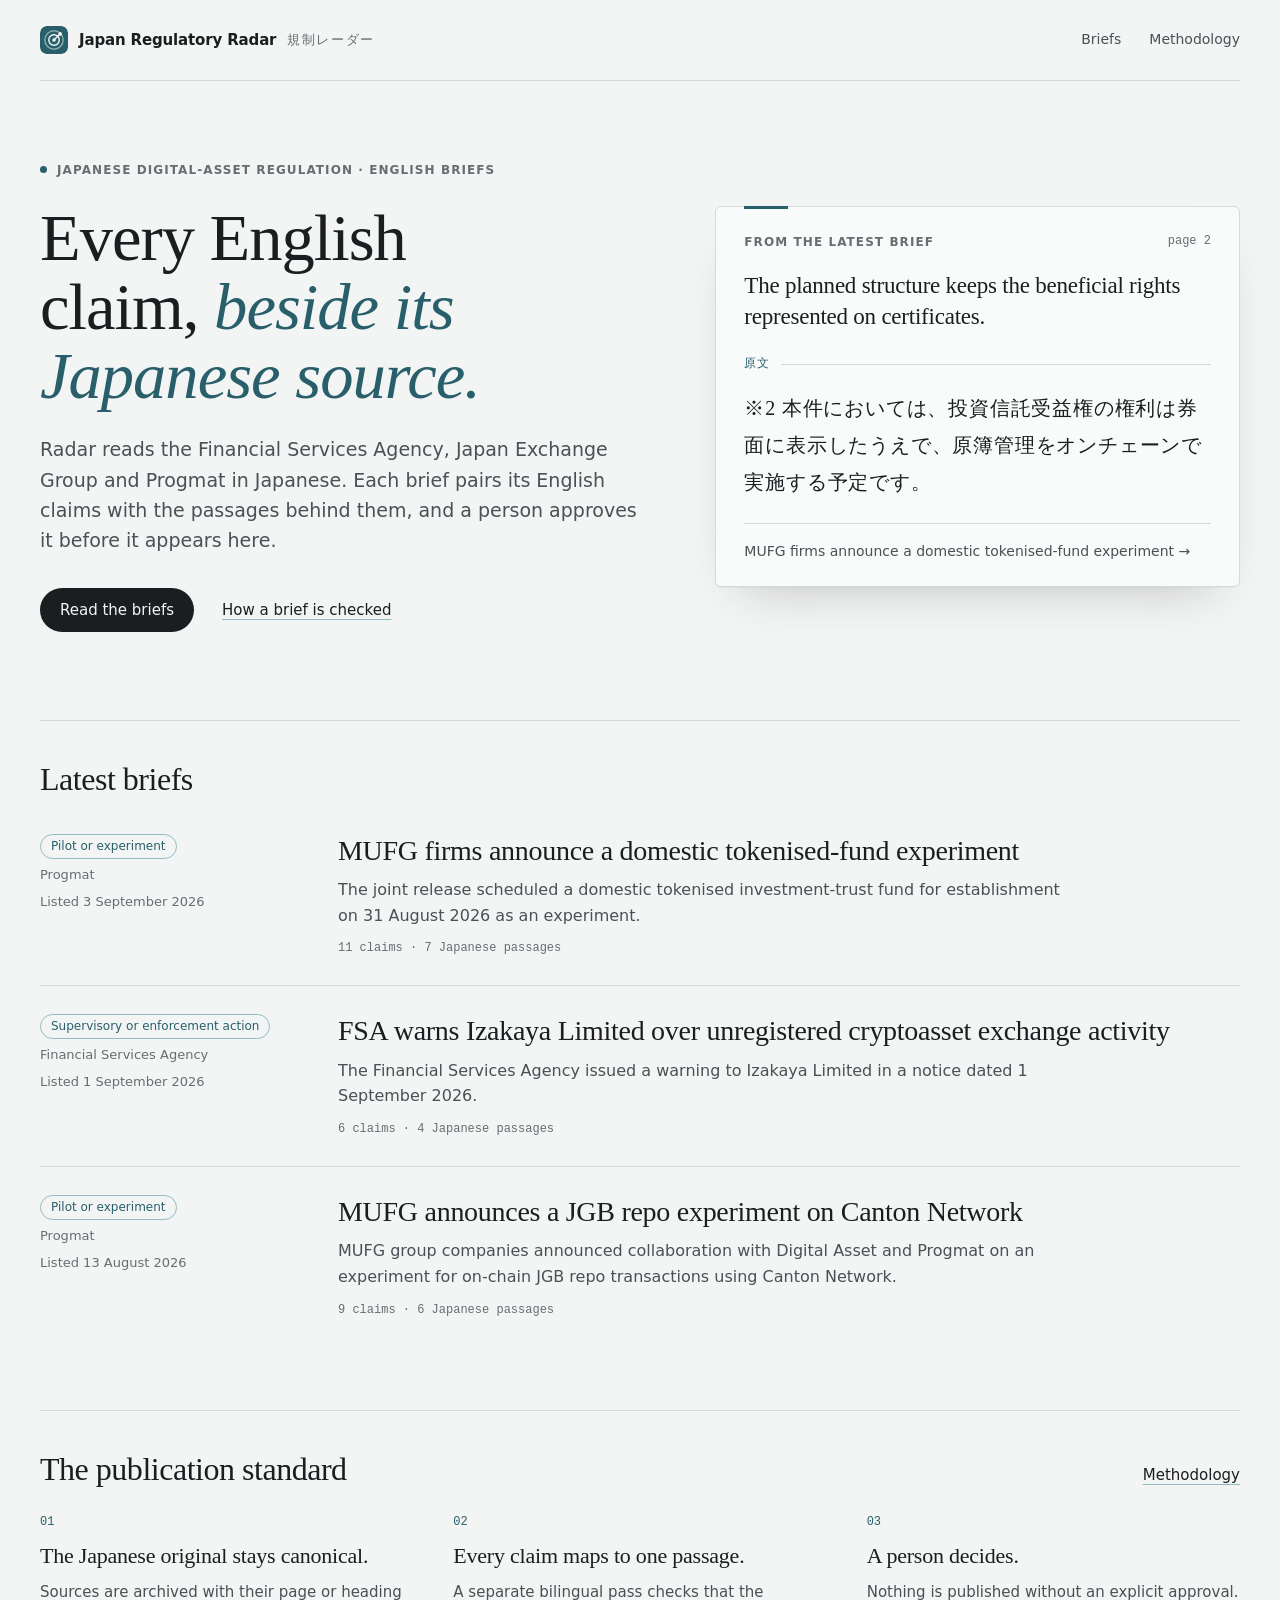
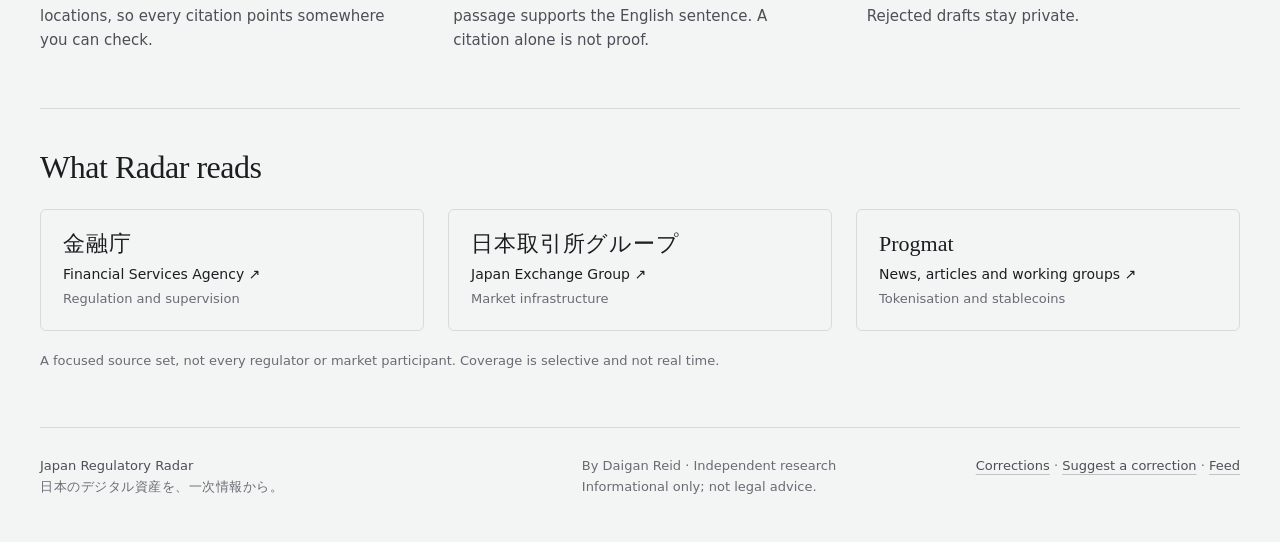
<file: index.html>
<!doctype html>
<html lang="en">
<head>
<meta charset="utf-8"><meta name="viewport" content="width=device-width,initial-scale=1">
<meta name="description" content="English briefs on Japanese digital-asset regulation and market infrastructure. Every claim is paired with the Japanese passage behind it, and a person approves each brief before it is published.">
<link rel="canonical" href="https://daignrd.github.io/japan-regulatory-radar-site/">
<link rel="alternate" type="application/atom+xml" title="Japan Regulatory Radar briefs" href="feed.xml">
<meta property="og:site_name" content="Japan Regulatory Radar">
<meta property="og:type" content="website">
<meta property="og:title" content="Japanese digital-asset policy in English">
<meta property="og:description" content="English briefs on Japanese digital-asset regulation and market infrastructure. Every claim is paired with the Japanese passage behind it, and a person approves each brief before it is published.">
<meta property="og:url" content="https://daignrd.github.io/japan-regulatory-radar-site/">
<meta property="og:image" content="https://daignrd.github.io/japan-regulatory-radar-site/assets/social-card.png">
<meta property="og:image:width" content="1200">
<meta property="og:image:height" content="630">
<meta property="og:image:alt" content="Japan Regulatory Radar: English briefs on Japanese digital-asset regulation, each claim beside its Japanese source.">
<meta name="twitter:card" content="summary_large_image">
<meta name="color-scheme" content="light dark">
<meta name="theme-color" content="#f3f5f4" media="(prefers-color-scheme: light)">
<meta name="theme-color" content="#111516" media="(prefers-color-scheme: dark)">
<title>Japanese digital-asset policy in English · Japan Regulatory Radar</title>
<link rel="icon" type="image/svg+xml" href="assets/favicon.svg">
<link rel="stylesheet" href="assets/site.css">
<script src="assets/site.js" defer></script>
</head>
<body class="page-home">
<a class="skip" href="#main">Skip to content</a>
<header class="masthead">
<a class="brand" href="index.html" aria-current="page"><img src="assets/favicon.svg" width="28" height="28" alt=""><span class="brand-name">Japan Regulatory Radar</span><span class="brand-ja" lang="ja">規制レーダー</span></a>
<nav aria-label="Main navigation"><a href="archive.html">Briefs</a><a href="methodology.html">Methodology</a></nav>
</header>
<main id="main">
<section class="hero">
<div class="hero-copy">
<p class="kicker">Japanese digital-asset regulation · English briefs</p>
<h1>Every English claim, <em>beside its Japanese source.</em></h1>
<p class="lede">Radar reads the Financial Services Agency, Japan Exchange Group and Progmat in Japanese. Each brief pairs its English claims with the passages behind them, and a person approves it before it appears here.</p>
<div class="actions"><a class="button" href="archive.html">Read the briefs</a><a class="text-link" href="methodology.html#review">How a brief is checked</a></div>
</div>

<figure class="slip">
<figcaption class="slip-head"><span>From the latest brief</span><span class="locator">page 2</span></figcaption>
<p class="slip-en">The planned structure keeps the beneficial rights represented on certificates.</p>
<p class="slip-rule" aria-hidden="true"><span lang="ja">原文</span></p>
<blockquote class="slip-ja" lang="ja" cite="https://progmat.co.jp/wp-content/uploads/2026/08/20260828_%E3%83%97%E3%83%AC%E3%82%B9%E3%83%AA%E3%83%AA%E3%83%BC%E3%82%B9_%E3%80%8C%E6%9C%AC%E9%82%A6%E5%88%9D%E3%81%AE%E5%9B%BD%E5%86%85%E7%B1%8D%E3%83%88%E3%83%BC%E3%82%AF%E3%83%B3%E5%8C%96%E6%8A%95%E8%B3%87%E4%BF%A1%E8%A8%97%E3%81%AE%E8%A8%AD%E5%AE%9A%E3%83%BB%E5%AE%9F%E9%81%8B%E7%94%A8%E7%92%B0%E5%A2%83%E3%81%AB%E3%81%8A%E3%81%91%E3%82%8B%E5%AE%9F%E8%A8%BC%E5%AE%9F%E9%A8%93%E3%81%AE%E9%96%8B%E5%A7%8B%E3%80%8D.pdf">※2 本件においては、投資信託受益権の権利は券面に表示したうえで、原簿管理をオンチェーンで実施する予定です。</blockquote>
<a class="slip-link" href="briefs/4cf32882f47d763328ef.html#p4">MUFG firms announce a domestic tokenised-fund experiment <span aria-hidden="true">→</span></a>
</figure>

</section>

<section class="latest" aria-labelledby="latest-title">
<div class="section-head"><h2 id="latest-title">Latest briefs</h2></div>
<div class="brief-rows">
<article class="brief-row">
<p class="row-meta"><span class="status">Pilot or experiment</span><span>Progmat</span><span>Listed <time datetime="2026-09-03">3 September 2026</time></span></p>
<div class="row-body">
<h3><a href="briefs/4cf32882f47d763328ef.html">MUFG firms announce a domestic tokenised-fund experiment</a></h3>
<p>The joint release scheduled a domestic tokenised investment-trust fund for establishment on 31 August 2026 as an experiment.</p>
<p class="row-count">11 claims · 7 Japanese passages</p>
</div>
</article>

<article class="brief-row">
<p class="row-meta"><span class="status">Supervisory or enforcement action</span><span>Financial Services Agency</span><span>Listed <time datetime="2026-09-01">1 September 2026</time></span></p>
<div class="row-body">
<h3><a href="briefs/2587db9b5eb50061c0d2.html">FSA warns Izakaya Limited over unregistered cryptoasset exchange activity</a></h3>
<p>The Financial Services Agency issued a warning to Izakaya Limited in a notice dated 1 September 2026.</p>
<p class="row-count">6 claims · 4 Japanese passages</p>
</div>
</article>

<article class="brief-row">
<p class="row-meta"><span class="status">Pilot or experiment</span><span>Progmat</span><span>Listed <time datetime="2026-08-13">13 August 2026</time></span></p>
<div class="row-body">
<h3><a href="briefs/12789b319290f7abd113.html">MUFG announces a JGB repo experiment on Canton Network</a></h3>
<p>MUFG group companies announced collaboration with Digital Asset and Progmat on an experiment for on-chain JGB repo transactions using Canton Network.</p>
<p class="row-count">9 claims · 6 Japanese passages</p>
</div>
</article>
</div>

</section>

<section class="standard" aria-labelledby="standard-title">
<div class="section-head"><h2 id="standard-title">The publication standard</h2><a class="text-link" href="methodology.html">Methodology</a></div>
<ol>
<li><span class="step">01</span><h3>The Japanese original stays canonical.</h3><p>Sources are archived with their page or heading locations, so every citation points somewhere you can check.</p></li>
<li><span class="step">02</span><h3>Every claim maps to one passage.</h3><p>A separate bilingual pass checks that the passage supports the English sentence. A citation alone is not proof.</p></li>
<li><span class="step">03</span><h3>A person decides.</h3><p>Nothing is published without an explicit approval. Rejected drafts stay private.</p></li>
</ol>
</section>

<section class="sources" aria-labelledby="sources-title">
<div class="section-head"><h2 id="sources-title">What Radar reads</h2></div>
<ul>
<li><a href="https://www.fsa.go.jp/news/index.html" rel="noreferrer"><span class="source-ja" lang="ja">金融庁</span><span class="source-en">Financial Services Agency ↗</span><span class="source-note">Regulation and supervision</span></a></li>
<li><a href="https://www.jpx.co.jp/corporate/news/news-releases/static-archives-00.html" rel="noreferrer"><span class="source-ja" lang="ja">日本取引所グループ</span><span class="source-en">Japan Exchange Group ↗</span><span class="source-note">Market infrastructure</span></a></li>
<li><a href="https://progmat.co.jp/report/" rel="noreferrer"><span class="source-ja">Progmat</span><span class="source-en">News, articles and working groups ↗</span><span class="source-note">Tokenisation and stablecoins</span></a></li>
</ul>
<p class="fine">A focused source set, not every regulator or market participant. Coverage is selective and not real time.</p>
</section>
</main>
<footer class="colophon">
<p class="colophon-name">Japan Regulatory Radar <span lang="ja">日本のデジタル資産を、一次情報から。</span></p>
<p>By Daigan Reid · Independent research<br>Informational only; not legal advice.</p>
<p><a href="corrections.html">Corrections</a> · <a href="https://github.com/daignrd/japan-regulatory-radar-site/issues/new" rel="noreferrer">Suggest a correction</a> · <a href="feed.xml">Feed</a></p>
</footer>
</body></html>
</file>
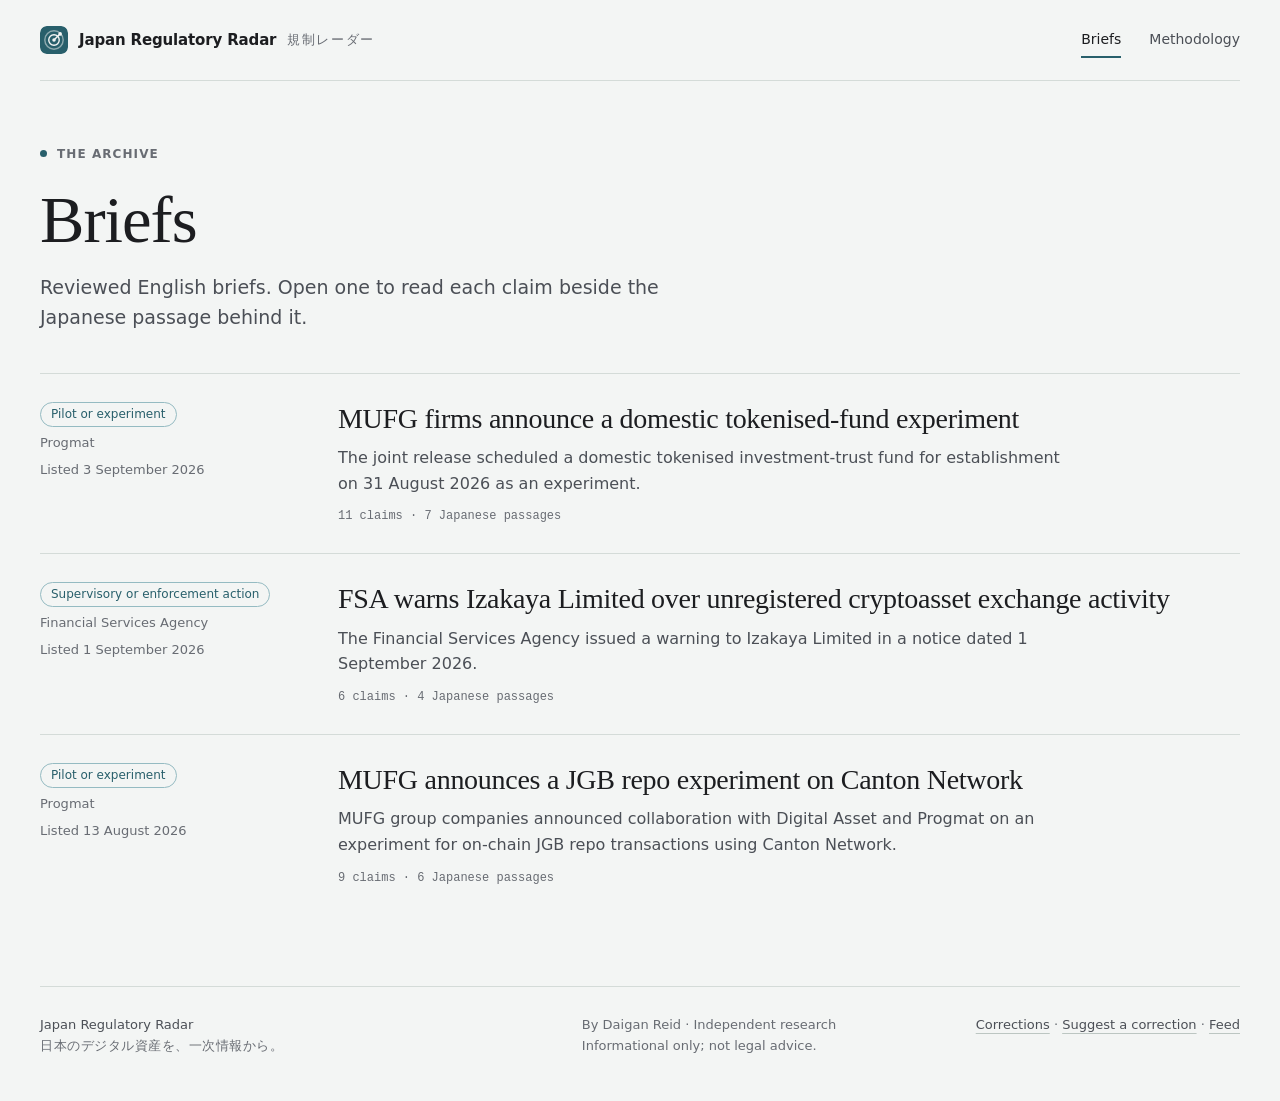
<file: archive.html>
<!doctype html>
<html lang="en">
<head>
<meta charset="utf-8"><meta name="viewport" content="width=device-width,initial-scale=1">
<meta name="description" content="English briefs on Japanese digital-asset regulation and market infrastructure. Every claim is paired with the Japanese passage behind it, and a person approves each brief before it is published.">
<link rel="canonical" href="https://daignrd.github.io/japan-regulatory-radar-site/archive.html">
<link rel="alternate" type="application/atom+xml" title="Japan Regulatory Radar briefs" href="feed.xml">
<meta property="og:site_name" content="Japan Regulatory Radar">
<meta property="og:type" content="website">
<meta property="og:title" content="Briefs">
<meta property="og:description" content="English briefs on Japanese digital-asset regulation and market infrastructure. Every claim is paired with the Japanese passage behind it, and a person approves each brief before it is published.">
<meta property="og:url" content="https://daignrd.github.io/japan-regulatory-radar-site/archive.html">
<meta property="og:image" content="https://daignrd.github.io/japan-regulatory-radar-site/assets/social-card.png">
<meta property="og:image:width" content="1200">
<meta property="og:image:height" content="630">
<meta property="og:image:alt" content="Japan Regulatory Radar: English briefs on Japanese digital-asset regulation, each claim beside its Japanese source.">
<meta name="twitter:card" content="summary_large_image">
<meta name="color-scheme" content="light dark">
<meta name="theme-color" content="#f3f5f4" media="(prefers-color-scheme: light)">
<meta name="theme-color" content="#111516" media="(prefers-color-scheme: dark)">
<title>Briefs · Japan Regulatory Radar</title>
<link rel="icon" type="image/svg+xml" href="assets/favicon.svg">
<link rel="stylesheet" href="assets/site.css">
<script src="assets/site.js" defer></script>
</head>
<body class="page-archive">
<a class="skip" href="#main">Skip to content</a>
<header class="masthead">
<a class="brand" href="index.html"><img src="assets/favicon.svg" width="28" height="28" alt=""><span class="brand-name">Japan Regulatory Radar</span><span class="brand-ja" lang="ja">規制レーダー</span></a>
<nav aria-label="Main navigation"><a href="archive.html" aria-current="page">Briefs</a><a href="methodology.html">Methodology</a></nav>
</header>
<main id="main">
<section class="page-head"><p class="kicker">The archive</p><h1>Briefs</h1><p class="lede">Reviewed English briefs. Open one to read each claim beside the Japanese passage behind it.</p></section>
<div class="brief-rows">
<article class="brief-row">
<p class="row-meta"><span class="status">Pilot or experiment</span><span>Progmat</span><span>Listed <time datetime="2026-09-03">3 September 2026</time></span></p>
<div class="row-body">
<h2><a href="briefs/4cf32882f47d763328ef.html">MUFG firms announce a domestic tokenised-fund experiment</a></h2>
<p>The joint release scheduled a domestic tokenised investment-trust fund for establishment on 31 August 2026 as an experiment.</p>
<p class="row-count">11 claims · 7 Japanese passages</p>
</div>
</article>

<article class="brief-row">
<p class="row-meta"><span class="status">Supervisory or enforcement action</span><span>Financial Services Agency</span><span>Listed <time datetime="2026-09-01">1 September 2026</time></span></p>
<div class="row-body">
<h2><a href="briefs/2587db9b5eb50061c0d2.html">FSA warns Izakaya Limited over unregistered cryptoasset exchange activity</a></h2>
<p>The Financial Services Agency issued a warning to Izakaya Limited in a notice dated 1 September 2026.</p>
<p class="row-count">6 claims · 4 Japanese passages</p>
</div>
</article>

<article class="brief-row">
<p class="row-meta"><span class="status">Pilot or experiment</span><span>Progmat</span><span>Listed <time datetime="2026-08-13">13 August 2026</time></span></p>
<div class="row-body">
<h2><a href="briefs/12789b319290f7abd113.html">MUFG announces a JGB repo experiment on Canton Network</a></h2>
<p>MUFG group companies announced collaboration with Digital Asset and Progmat on an experiment for on-chain JGB repo transactions using Canton Network.</p>
<p class="row-count">9 claims · 6 Japanese passages</p>
</div>
</article>
</div>

</main>
<footer class="colophon">
<p class="colophon-name">Japan Regulatory Radar <span lang="ja">日本のデジタル資産を、一次情報から。</span></p>
<p>By Daigan Reid · Independent research<br>Informational only; not legal advice.</p>
<p><a href="corrections.html">Corrections</a> · <a href="https://github.com/daignrd/japan-regulatory-radar-site/issues/new" rel="noreferrer">Suggest a correction</a> · <a href="feed.xml">Feed</a></p>
</footer>
</body></html>
</file>
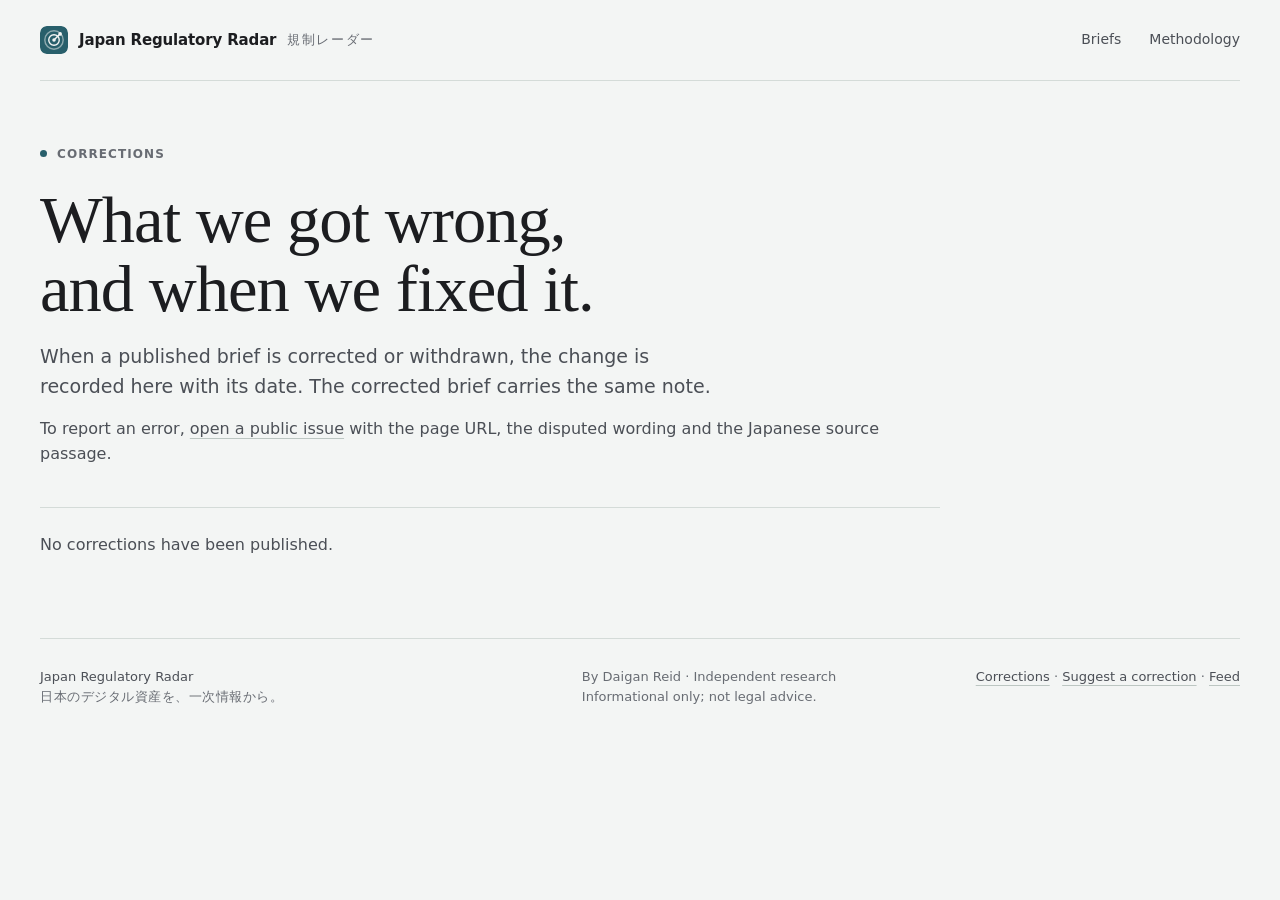
<file: corrections.html>
<!doctype html>
<html lang="en">
<head>
<meta charset="utf-8"><meta name="viewport" content="width=device-width,initial-scale=1">
<meta name="description" content="English briefs on Japanese digital-asset regulation and market infrastructure. Every claim is paired with the Japanese passage behind it, and a person approves each brief before it is published.">
<link rel="canonical" href="https://daignrd.github.io/japan-regulatory-radar-site/corrections.html">
<link rel="alternate" type="application/atom+xml" title="Japan Regulatory Radar briefs" href="feed.xml">
<meta property="og:site_name" content="Japan Regulatory Radar">
<meta property="og:type" content="website">
<meta property="og:title" content="Corrections">
<meta property="og:description" content="English briefs on Japanese digital-asset regulation and market infrastructure. Every claim is paired with the Japanese passage behind it, and a person approves each brief before it is published.">
<meta property="og:url" content="https://daignrd.github.io/japan-regulatory-radar-site/corrections.html">
<meta property="og:image" content="https://daignrd.github.io/japan-regulatory-radar-site/assets/social-card.png">
<meta property="og:image:width" content="1200">
<meta property="og:image:height" content="630">
<meta property="og:image:alt" content="Japan Regulatory Radar: English briefs on Japanese digital-asset regulation, each claim beside its Japanese source.">
<meta name="twitter:card" content="summary_large_image">
<meta name="color-scheme" content="light dark">
<meta name="theme-color" content="#f3f5f4" media="(prefers-color-scheme: light)">
<meta name="theme-color" content="#111516" media="(prefers-color-scheme: dark)">
<title>Corrections · Japan Regulatory Radar</title>
<link rel="icon" type="image/svg+xml" href="assets/favicon.svg">
<link rel="stylesheet" href="assets/site.css">
<script src="assets/site.js" defer></script>
</head>
<body class="page-corrections">
<a class="skip" href="#main">Skip to content</a>
<header class="masthead">
<a class="brand" href="index.html"><img src="assets/favicon.svg" width="28" height="28" alt=""><span class="brand-name">Japan Regulatory Radar</span><span class="brand-ja" lang="ja">規制レーダー</span></a>
<nav aria-label="Main navigation"><a href="archive.html">Briefs</a><a href="methodology.html">Methodology</a></nav>
</header>
<main id="main">
<section class="page-head"><p class="kicker">Corrections</p><h1>What we got wrong, and when we fixed it.</h1><p class="lede">When a published brief is corrected or withdrawn, the change is recorded here with its date. The corrected brief carries the same note.</p><p>To report an error, <a href="https://github.com/daignrd/japan-regulatory-radar-site/issues/new" rel="noreferrer">open a public issue</a> with the page URL, the disputed wording and the Japanese source passage.</p></section>
<section class="corrections">
<p>No corrections have been published.</p>
</section>
</main>
<footer class="colophon">
<p class="colophon-name">Japan Regulatory Radar <span lang="ja">日本のデジタル資産を、一次情報から。</span></p>
<p>By Daigan Reid · Independent research<br>Informational only; not legal advice.</p>
<p><a href="corrections.html" aria-current="page">Corrections</a> · <a href="https://github.com/daignrd/japan-regulatory-radar-site/issues/new" rel="noreferrer">Suggest a correction</a> · <a href="feed.xml">Feed</a></p>
</footer>
</body></html>
</file>
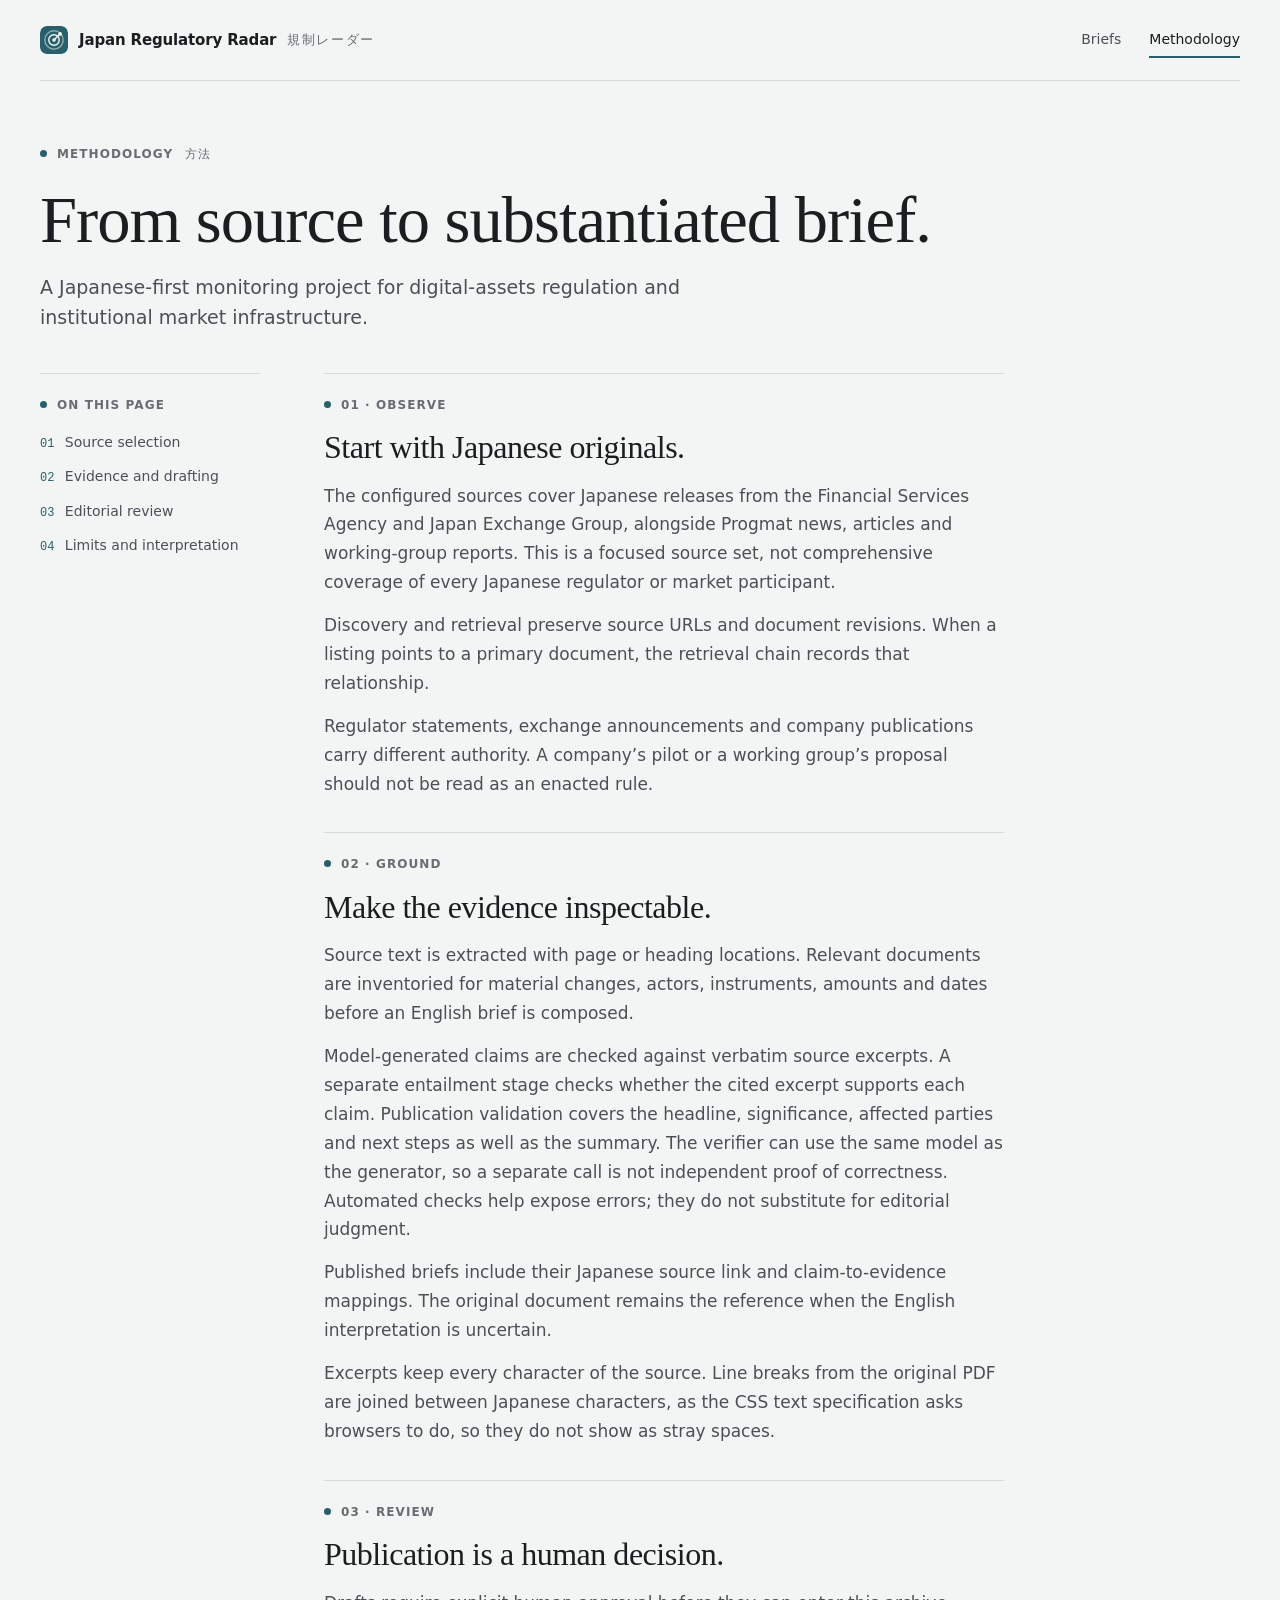
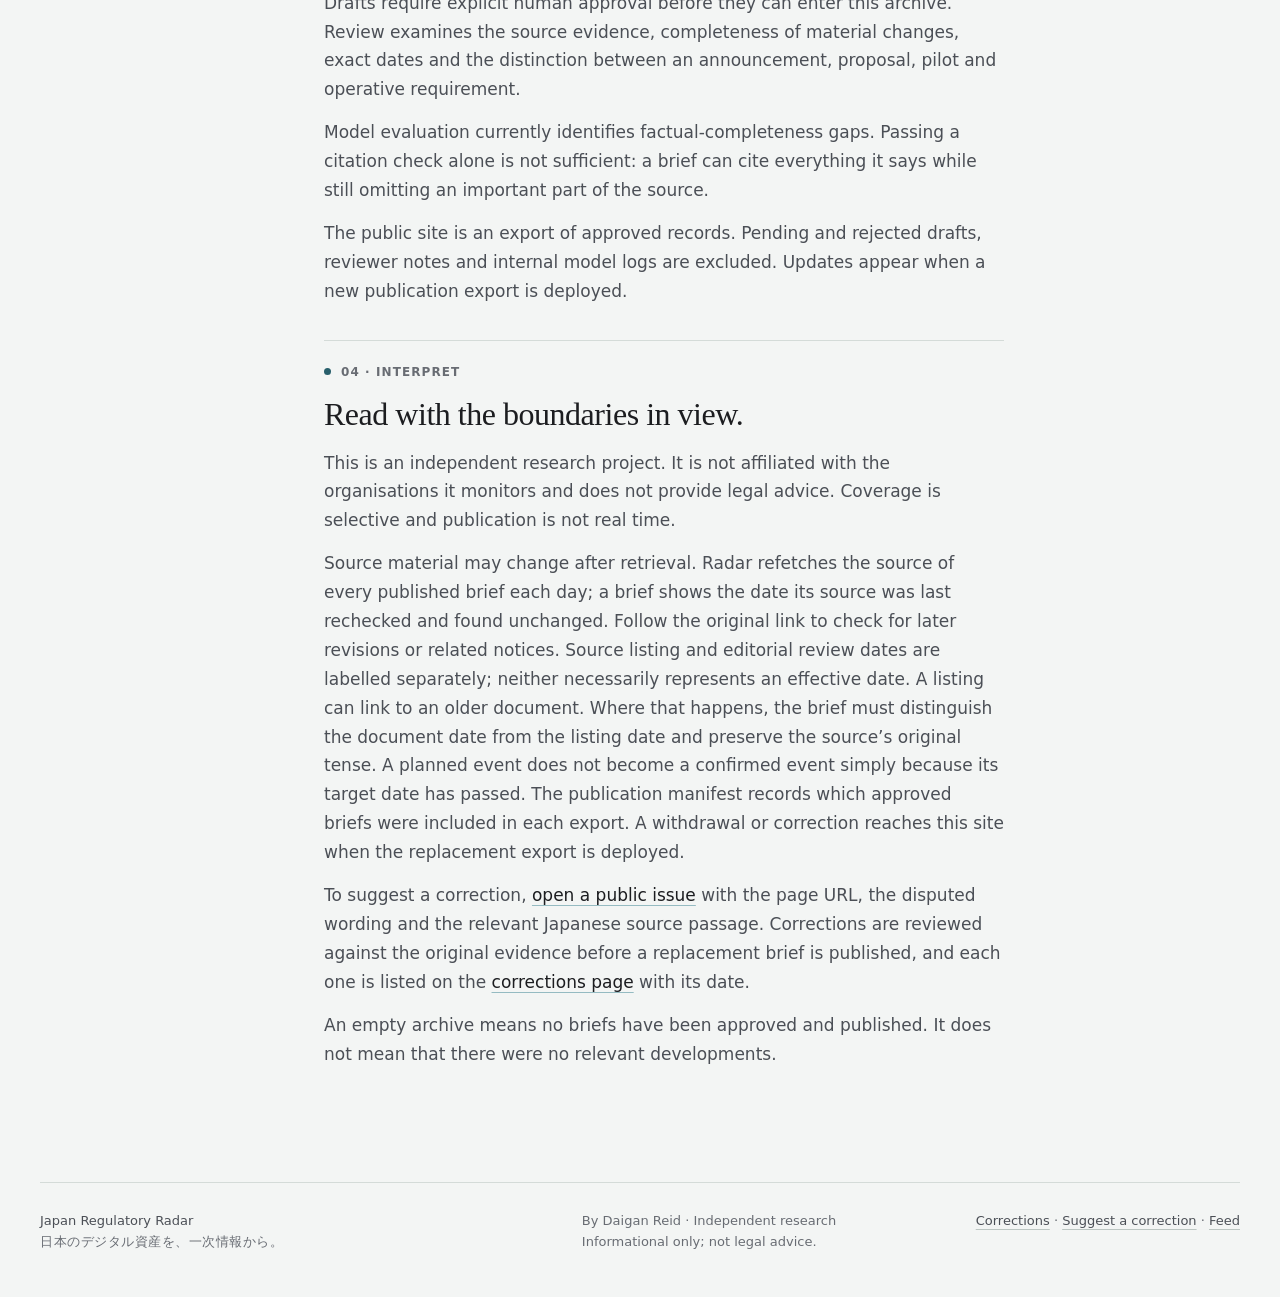
<file: methodology.html>
<!doctype html>
<html lang="en">
<head>
<meta charset="utf-8"><meta name="viewport" content="width=device-width,initial-scale=1">
<meta name="description" content="English briefs on Japanese digital-asset regulation and market infrastructure. Every claim is paired with the Japanese passage behind it, and a person approves each brief before it is published.">
<link rel="canonical" href="https://daignrd.github.io/japan-regulatory-radar-site/methodology.html">
<link rel="alternate" type="application/atom+xml" title="Japan Regulatory Radar briefs" href="feed.xml">
<meta property="og:site_name" content="Japan Regulatory Radar">
<meta property="og:type" content="website">
<meta property="og:title" content="Methodology">
<meta property="og:description" content="English briefs on Japanese digital-asset regulation and market infrastructure. Every claim is paired with the Japanese passage behind it, and a person approves each brief before it is published.">
<meta property="og:url" content="https://daignrd.github.io/japan-regulatory-radar-site/methodology.html">
<meta property="og:image" content="https://daignrd.github.io/japan-regulatory-radar-site/assets/social-card.png">
<meta property="og:image:width" content="1200">
<meta property="og:image:height" content="630">
<meta property="og:image:alt" content="Japan Regulatory Radar: English briefs on Japanese digital-asset regulation, each claim beside its Japanese source.">
<meta name="twitter:card" content="summary_large_image">
<meta name="color-scheme" content="light dark">
<meta name="theme-color" content="#f3f5f4" media="(prefers-color-scheme: light)">
<meta name="theme-color" content="#111516" media="(prefers-color-scheme: dark)">
<title>Methodology · Japan Regulatory Radar</title>
<link rel="icon" type="image/svg+xml" href="assets/favicon.svg">
<link rel="stylesheet" href="assets/site.css">
<script src="assets/site.js" defer></script>
</head>
<body class="page-methodology">
<a class="skip" href="#main">Skip to content</a>
<header class="masthead">
<a class="brand" href="index.html"><img src="assets/favicon.svg" width="28" height="28" alt=""><span class="brand-name">Japan Regulatory Radar</span><span class="brand-ja" lang="ja">規制レーダー</span></a>
<nav aria-label="Main navigation"><a href="archive.html">Briefs</a><a href="methodology.html" aria-current="page">Methodology</a></nav>
</header>
<main id="main">
<section class="page-head"><p class="kicker">Methodology <span lang="ja">方法</span></p><h1>From source to substantiated brief.</h1><p class="lede">A Japanese-first monitoring project for digital-assets regulation and institutional market infrastructure.</p></section>
<div class="method-layout">
<aside class="method-nav"><p class="kicker">On this page</p><nav aria-label="Methodology sections"><a href="#sources"><span>01</span> Source selection</a><a href="#evidence"><span>02</span> Evidence and drafting</a><a href="#review"><span>03</span> Editorial review</a><a href="#limits"><span>04</span> Limits and interpretation</a></nav></aside>
<div class="prose">
<section id="sources"><p class="kicker">01 · Observe</p><h2>Start with Japanese originals.</h2><p>The configured sources cover Japanese releases from the Financial Services Agency and Japan Exchange Group, alongside Progmat news, articles and working-group reports. This is a focused source set, not comprehensive coverage of every Japanese regulator or market participant.</p><p>Discovery and retrieval preserve source URLs and document revisions. When a listing points to a primary document, the retrieval chain records that relationship.</p><p>Regulator statements, exchange announcements and company publications carry different authority. A company’s pilot or a working group’s proposal should not be read as an enacted rule.</p></section>
<section id="evidence"><p class="kicker">02 · Ground</p><h2>Make the evidence inspectable.</h2><p>Source text is extracted with page or heading locations. Relevant documents are inventoried for material changes, actors, instruments, amounts and dates before an English brief is composed.</p><p>Model-generated claims are checked against verbatim source excerpts. A separate entailment stage checks whether the cited excerpt supports each claim. Publication validation covers the headline, significance, affected parties and next steps as well as the summary. The verifier can use the same model as the generator, so a separate call is not independent proof of correctness. Automated checks help expose errors; they do not substitute for editorial judgment.</p><p>Published briefs include their Japanese source link and claim-to-evidence mappings. The original document remains the reference when the English interpretation is uncertain.</p><p>Excerpts keep every character of the source. Line breaks from the original PDF are joined between Japanese characters, as the CSS text specification asks browsers to do, so they do not show as stray spaces.</p></section>
<section id="review"><p class="kicker">03 · Review</p><h2>Publication is a human decision.</h2><p>Drafts require explicit human approval before they can enter this archive. Review examines the source evidence, completeness of material changes, exact dates and the distinction between an announcement, proposal, pilot and operative requirement.</p><p>Model evaluation currently identifies factual-completeness gaps. Passing a citation check alone is not sufficient: a brief can cite everything it says while still omitting an important part of the source.</p><p>The public site is an export of approved records. Pending and rejected drafts, reviewer notes and internal model logs are excluded. Updates appear when a new publication export is deployed.</p></section>
<section id="limits"><p class="kicker">04 · Interpret</p><h2>Read with the boundaries in view.</h2><p>This is an independent research project. It is not affiliated with the organisations it monitors and does not provide legal advice. Coverage is selective and publication is not real time.</p><p>Source material may change after retrieval. Radar refetches the source of every published brief each day; a brief shows the date its source was last rechecked and found unchanged. Follow the original link to check for later revisions or related notices. Source listing and editorial review dates are labelled separately; neither necessarily represents an effective date. A listing can link to an older document. Where that happens, the brief must distinguish the document date from the listing date and preserve the source’s original tense. A planned event does not become a confirmed event simply because its target date has passed. The publication manifest records which approved briefs were included in each export. A withdrawal or correction reaches this site when the replacement export is deployed.</p><p>To suggest a correction, <a href="https://github.com/daignrd/japan-regulatory-radar-site/issues/new" rel="noreferrer">open a public issue</a> with the page URL, the disputed wording and the relevant Japanese source passage. Corrections are reviewed against the original evidence before a replacement brief is published, and each one is listed on the <a href="corrections.html">corrections page</a> with its date.</p><p>An empty archive means no briefs have been approved and published. It does not mean that there were no relevant developments.</p></section>
</div>
</div>
</main>
<footer class="colophon">
<p class="colophon-name">Japan Regulatory Radar <span lang="ja">日本のデジタル資産を、一次情報から。</span></p>
<p>By Daigan Reid · Independent research<br>Informational only; not legal advice.</p>
<p><a href="corrections.html">Corrections</a> · <a href="https://github.com/daignrd/japan-regulatory-radar-site/issues/new" rel="noreferrer">Suggest a correction</a> · <a href="feed.xml">Feed</a></p>
</footer>
</body></html>
</file>
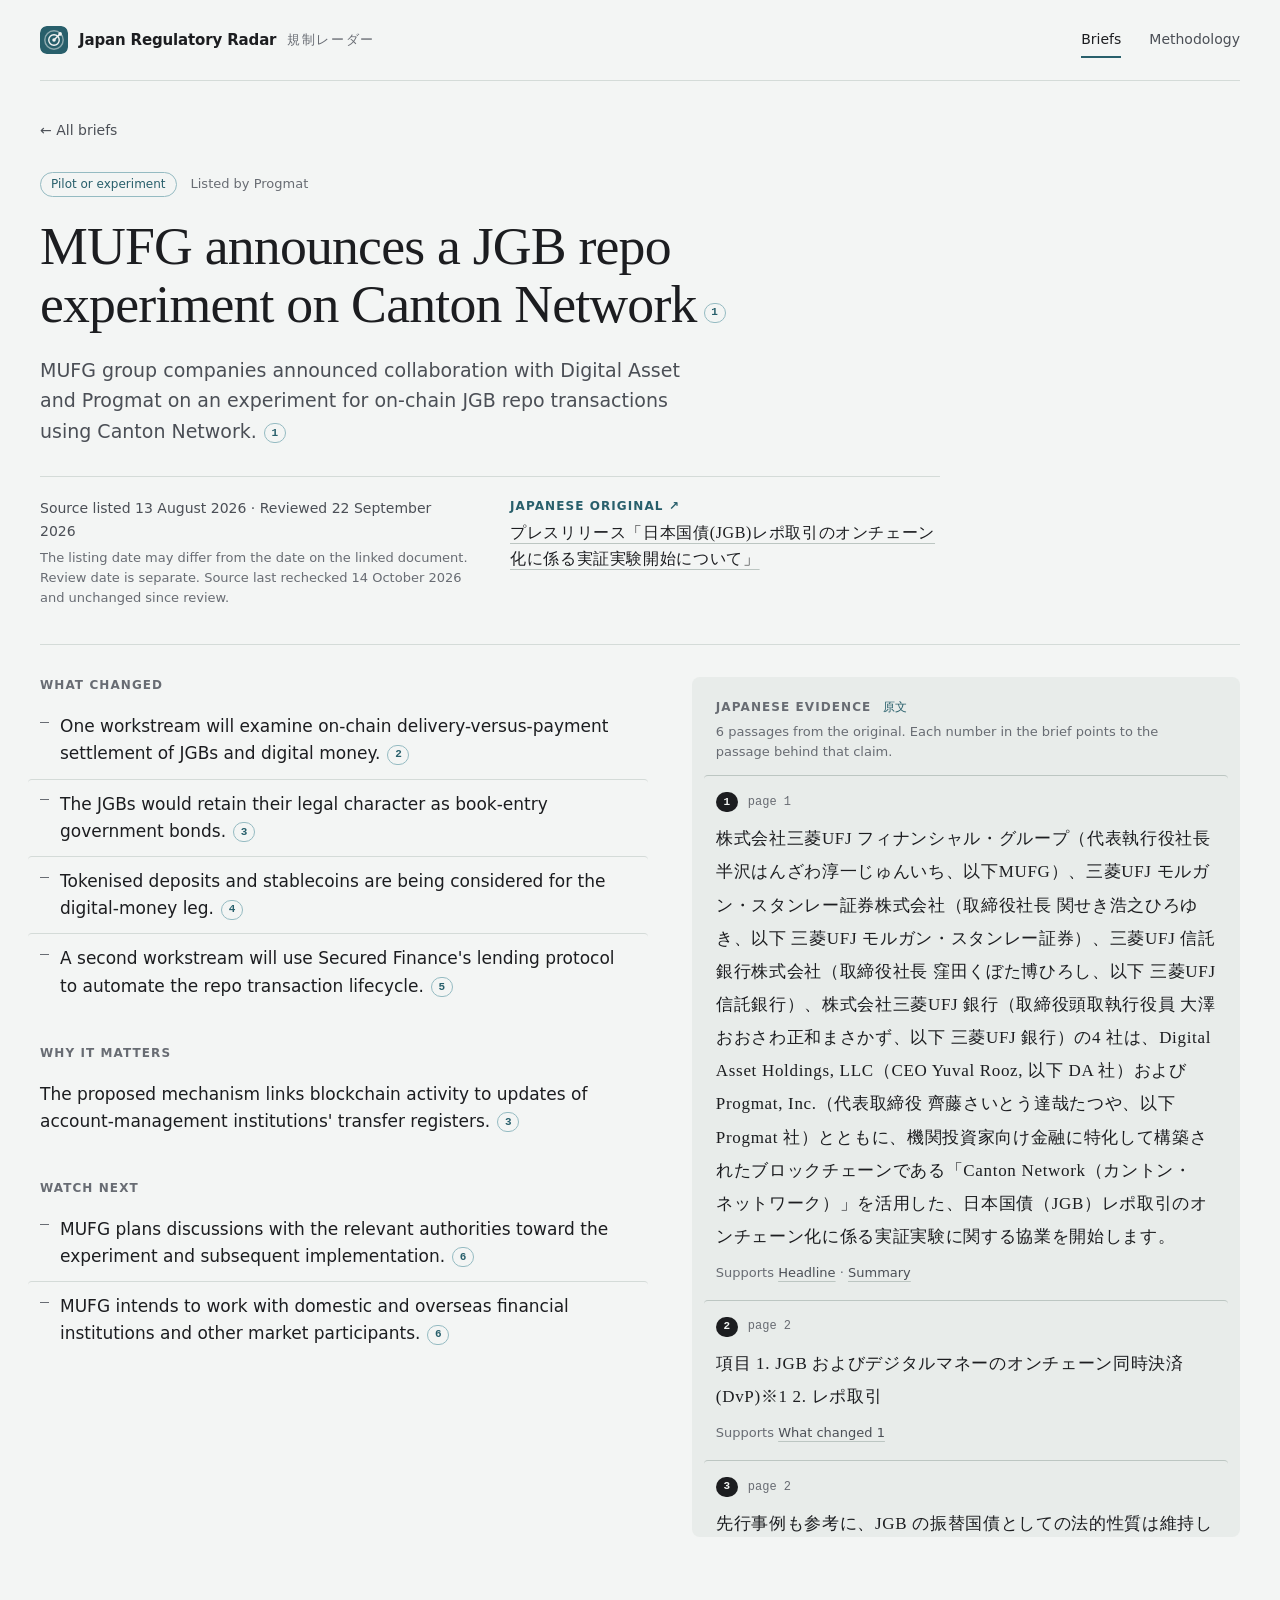
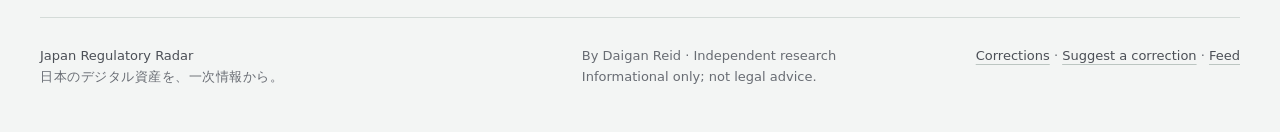
<file: briefs/12789b319290f7abd113.html>
<!doctype html>
<html lang="en">
<head>
<meta charset="utf-8"><meta name="viewport" content="width=device-width,initial-scale=1">
<meta name="description" content="MUFG group companies announced collaboration with Digital Asset and Progmat on an experiment for on-chain JGB repo transactions using Canton Network.">
<link rel="canonical" href="https://daignrd.github.io/japan-regulatory-radar-site/briefs/12789b319290f7abd113.html">
<link rel="alternate" type="application/atom+xml" title="Japan Regulatory Radar briefs" href="../feed.xml">
<meta property="og:site_name" content="Japan Regulatory Radar">
<meta property="og:type" content="article">
<meta property="og:title" content="MUFG announces a JGB repo experiment on Canton Network">
<meta property="og:description" content="MUFG group companies announced collaboration with Digital Asset and Progmat on an experiment for on-chain JGB repo transactions using Canton Network.">
<meta property="og:url" content="https://daignrd.github.io/japan-regulatory-radar-site/briefs/12789b319290f7abd113.html">
<meta property="og:image" content="https://daignrd.github.io/japan-regulatory-radar-site/assets/social-card.png">
<meta property="og:image:width" content="1200">
<meta property="og:image:height" content="630">
<meta property="og:image:alt" content="Japan Regulatory Radar: English briefs on Japanese digital-asset regulation, each claim beside its Japanese source.">
<meta name="twitter:card" content="summary_large_image">
<meta name="color-scheme" content="light dark">
<meta name="theme-color" content="#f3f5f4" media="(prefers-color-scheme: light)">
<meta name="theme-color" content="#111516" media="(prefers-color-scheme: dark)">
<title>MUFG announces a JGB repo experiment on Canton Network · Japan Regulatory Radar</title>
<link rel="icon" type="image/svg+xml" href="../assets/favicon.svg">
<link rel="stylesheet" href="../assets/site.css">
<script src="../assets/site.js" defer></script>
</head>
<body class="page-archive">
<a class="skip" href="#main">Skip to content</a>
<header class="masthead">
<a class="brand" href="../index.html"><img src="../assets/favicon.svg" width="28" height="28" alt=""><span class="brand-name">Japan Regulatory Radar</span><span class="brand-ja" lang="ja">規制レーダー</span></a>
<nav aria-label="Main navigation"><a href="../archive.html" aria-current="page">Briefs</a><a href="../methodology.html">Methodology</a></nav>
</header>
<main id="main">

<article class="brief">
<header class="brief-head">
<a class="back" href="../archive.html"><span aria-hidden="true">←</span> All briefs</a>
<p class="row-meta"><span class="status">Pilot or experiment</span><span>Listed by Progmat</span></p>
<h1 class="brief-title claim" id="c-headline" data-passage="1">MUFG announces a JGB repo experiment on Canton Network<a class="mark" href="#p1" aria-label="Japanese passage 1">1</a></h1>
<p class="lede claim" id="c-summary" data-passage="1">MUFG group companies announced collaboration with Digital Asset and Progmat on an experiment for on-chain JGB repo transactions using Canton Network.<a class="mark" href="#p1" aria-label="Japanese passage 1">1</a></p>
<div class="brief-facts">
<p class="dates">Source listed <time datetime="2026-08-13">13 August 2026</time> · Reviewed <time datetime="2026-09-22T10:53:10.516294+00:00">22 September 2026</time></p>
<p class="fine">The listing date may differ from the date on the linked document. Review date is separate. <span data-volatile="source-check">Source last rechecked <time datetime="2026-10-14">14 October 2026</time> and unchanged since review.</span></p>
<a class="source-link" href="https://www.mufg.jp/dam/pressrelease/2026/pdf/news-20260813-002_ja.pdf" rel="noreferrer"><span class="source-label">Japanese original ↗</span><span class="source-title" lang="ja">プレスリリース「日本国債(JGB)レポ取引のオンチェーン化に係る実証実験開始について」</span></a>
</div>
</header>

<div class="reading">
<div class="english">
<section><h2>What changed</h2><ul class="claims"><li class="claim" id="c-change-1" data-passage="2">One workstream will examine on-chain delivery-versus-payment settlement of JGBs and digital money.<a class="mark" href="#p2" aria-label="Japanese passage 2">2</a></li><li class="claim" id="c-change-2" data-passage="3">The JGBs would retain their legal character as book-entry government bonds.<a class="mark" href="#p3" aria-label="Japanese passage 3">3</a></li><li class="claim" id="c-change-3" data-passage="4">Tokenised deposits and stablecoins are being considered for the digital-money leg.<a class="mark" href="#p4" aria-label="Japanese passage 4">4</a></li><li class="claim" id="c-change-4" data-passage="5">A second workstream will use Secured Finance&#39;s lending protocol to automate the repo transaction lifecycle.<a class="mark" href="#p5" aria-label="Japanese passage 5">5</a></li></ul></section>
<section><h2>Why it matters</h2><p class="claim" id="c-significance" data-passage="3">The proposed mechanism links blockchain activity to updates of account-management institutions&#39; transfer registers.<a class="mark" href="#p3" aria-label="Japanese passage 3">3</a></p></section>


<section><h2>Watch next</h2><ul class="claims"><li class="claim" id="c-next-1" data-passage="6">MUFG plans discussions with the relevant authorities toward the experiment and subsequent implementation.<a class="mark" href="#p6" aria-label="Japanese passage 6">6</a></li><li class="claim" id="c-next-2" data-passage="6">MUFG intends to work with domestic and overseas financial institutions and other market participants.<a class="mark" href="#p6" aria-label="Japanese passage 6">6</a></li></ul></section>
</div>

<aside class="evidence" aria-labelledby="evidence-title">
<div class="evidence-head"><h2 id="evidence-title">Japanese evidence <span lang="ja">原文</span></h2><p>6 passages from the original. Each number in the brief points to the passage behind that claim.</p></div>
<ol class="passages">
<li class="passage" id="p1" data-passage="1" tabindex="-1">
<p class="passage-meta"><span class="passage-number">1</span><span class="locator">page 1</span></p>
<blockquote lang="ja" cite="https://www.mufg.jp/dam/pressrelease/2026/pdf/news-20260813-002_ja.pdf">株式会社三菱UFJ フィナンシャル・グループ（代表執行役社長 半沢はんざわ淳一じゅんいち、以下MUFG）、三菱UFJ モルガン・スタンレー証券株式会社（取締役社長 関せき浩之ひろゆき、以下 三菱UFJ モルガン・スタンレー証券）、三菱UFJ 信託銀行株式会社（取締役社長 窪田くぼた博ひろし、以下 三菱UFJ 信託銀行）、株式会社三菱UFJ 銀行（取締役頭取執行役員 大澤おおさわ正和まさかず、以下 三菱UFJ 銀行）の4 社は、Digital Asset Holdings, LLC（CEO Yuval Rooz, 以下 DA 社）およびProgmat, Inc.（代表取締役 齊藤さいとう達哉たつや、以下 Progmat 社）とともに、機関投資家向け金融に特化して構築されたブロックチェーンである「Canton Network（カントン・ネットワーク）」を活用した、日本国債（JGB）レポ取引のオンチェーン化に係る実証実験に関する協業を開始します。</blockquote>
<p class="supports">Supports <a href="#c-headline">Headline</a><span aria-hidden="true"> · </span><a href="#c-summary">Summary</a></p>
</li>
<li class="passage" id="p2" data-passage="2" tabindex="-1">
<p class="passage-meta"><span class="passage-number">2</span><span class="locator">page 2</span></p>
<blockquote lang="ja" cite="https://www.mufg.jp/dam/pressrelease/2026/pdf/news-20260813-002_ja.pdf">項目 1. JGB およびデジタルマネーのオンチェーン同時決済(DvP)※1 2. レポ取引</blockquote>
<p class="supports">Supports <a href="#c-change-1">What changed 1</a></p>
</li>
<li class="passage" id="p3" data-passage="3" tabindex="-1">
<p class="passage-meta"><span class="passage-number">3</span><span class="locator">page 2</span></p>
<blockquote lang="ja" cite="https://www.mufg.jp/dam/pressrelease/2026/pdf/news-20260813-002_ja.pdf">先行事例も参考に、JGB の振替国債としての法的性質は維持しつつ、ブロックチェーンと連動して口座管理機関が有する振替口座簿を更新</blockquote>
<p class="supports">Supports <a href="#c-change-2">What changed 2</a><span aria-hidden="true"> · </span><a href="#c-significance">Why it matters</a></p>
</li>
<li class="passage" id="p4" data-passage="4" tabindex="-1">
<p class="passage-meta"><span class="passage-number">4</span><span class="locator">page 2</span></p>
<blockquote lang="ja" cite="https://www.mufg.jp/dam/pressrelease/2026/pdf/news-20260813-002_ja.pdf">デジタルマネーとしてトークン化預金やステーブルコインの利用を検討</blockquote>
<p class="supports">Supports <a href="#c-change-3">What changed 3</a></p>
</li>
<li class="passage" id="p5" data-passage="5" tabindex="-1">
<p class="passage-meta"><span class="passage-number">5</span><span class="locator">page 2</span></p>
<blockquote lang="ja" cite="https://www.mufg.jp/dam/pressrelease/2026/pdf/news-20260813-002_ja.pdf">項目 1. JGB およびデジタルマネーのオンチェーン同時決済(DvP)※1 2. レポ取引のライフサイクル全般のオンチェーン化実施内容先行事例も参考に、JGB の振替国債としての法的性質は維持しつつ、ブロックチェーンと連動して口座管理機関が有する振替口座簿を更新デジタルマネーとしてトークン化預金やステーブルコインの利用を検討 1.と同様の仕組みにより、Secured Finance AG（Founder &amp;CEO Masakazu Kikuchi、以下SF 社）が提供するレンディング・プロトコル※2 を活用し、一連のプロセスを自動化</blockquote>
<p class="supports">Supports <a href="#c-change-4">What changed 4</a></p>
</li>
<li class="passage" id="p6" data-passage="6" tabindex="-1">
<p class="passage-meta"><span class="passage-number">6</span><span class="locator">page 2</span></p>
<blockquote lang="ja" cite="https://www.mufg.jp/dam/pressrelease/2026/pdf/news-20260813-002_ja.pdf">実証実験およびその後の社会実装に向けては、関係当局との適切かつ深度あるコミュニケーションに加え、MUFG のみならず、国内外の金融機関を含む様々な市場参加者等と一緒に取り組みたいと考えています。</blockquote>
<p class="supports">Supports <a href="#c-next-1">Watch next 1</a><span aria-hidden="true"> · </span><a href="#c-next-2">Watch next 2</a></p>
</li>
</ol>
</aside>
</div>
</article>
</main>
<footer class="colophon">
<p class="colophon-name">Japan Regulatory Radar <span lang="ja">日本のデジタル資産を、一次情報から。</span></p>
<p>By Daigan Reid · Independent research<br>Informational only; not legal advice.</p>
<p><a href="../corrections.html">Corrections</a> · <a href="https://github.com/daignrd/japan-regulatory-radar-site/issues/new" rel="noreferrer">Suggest a correction</a> · <a href="../feed.xml">Feed</a></p>
</footer>
</body></html>
</file>
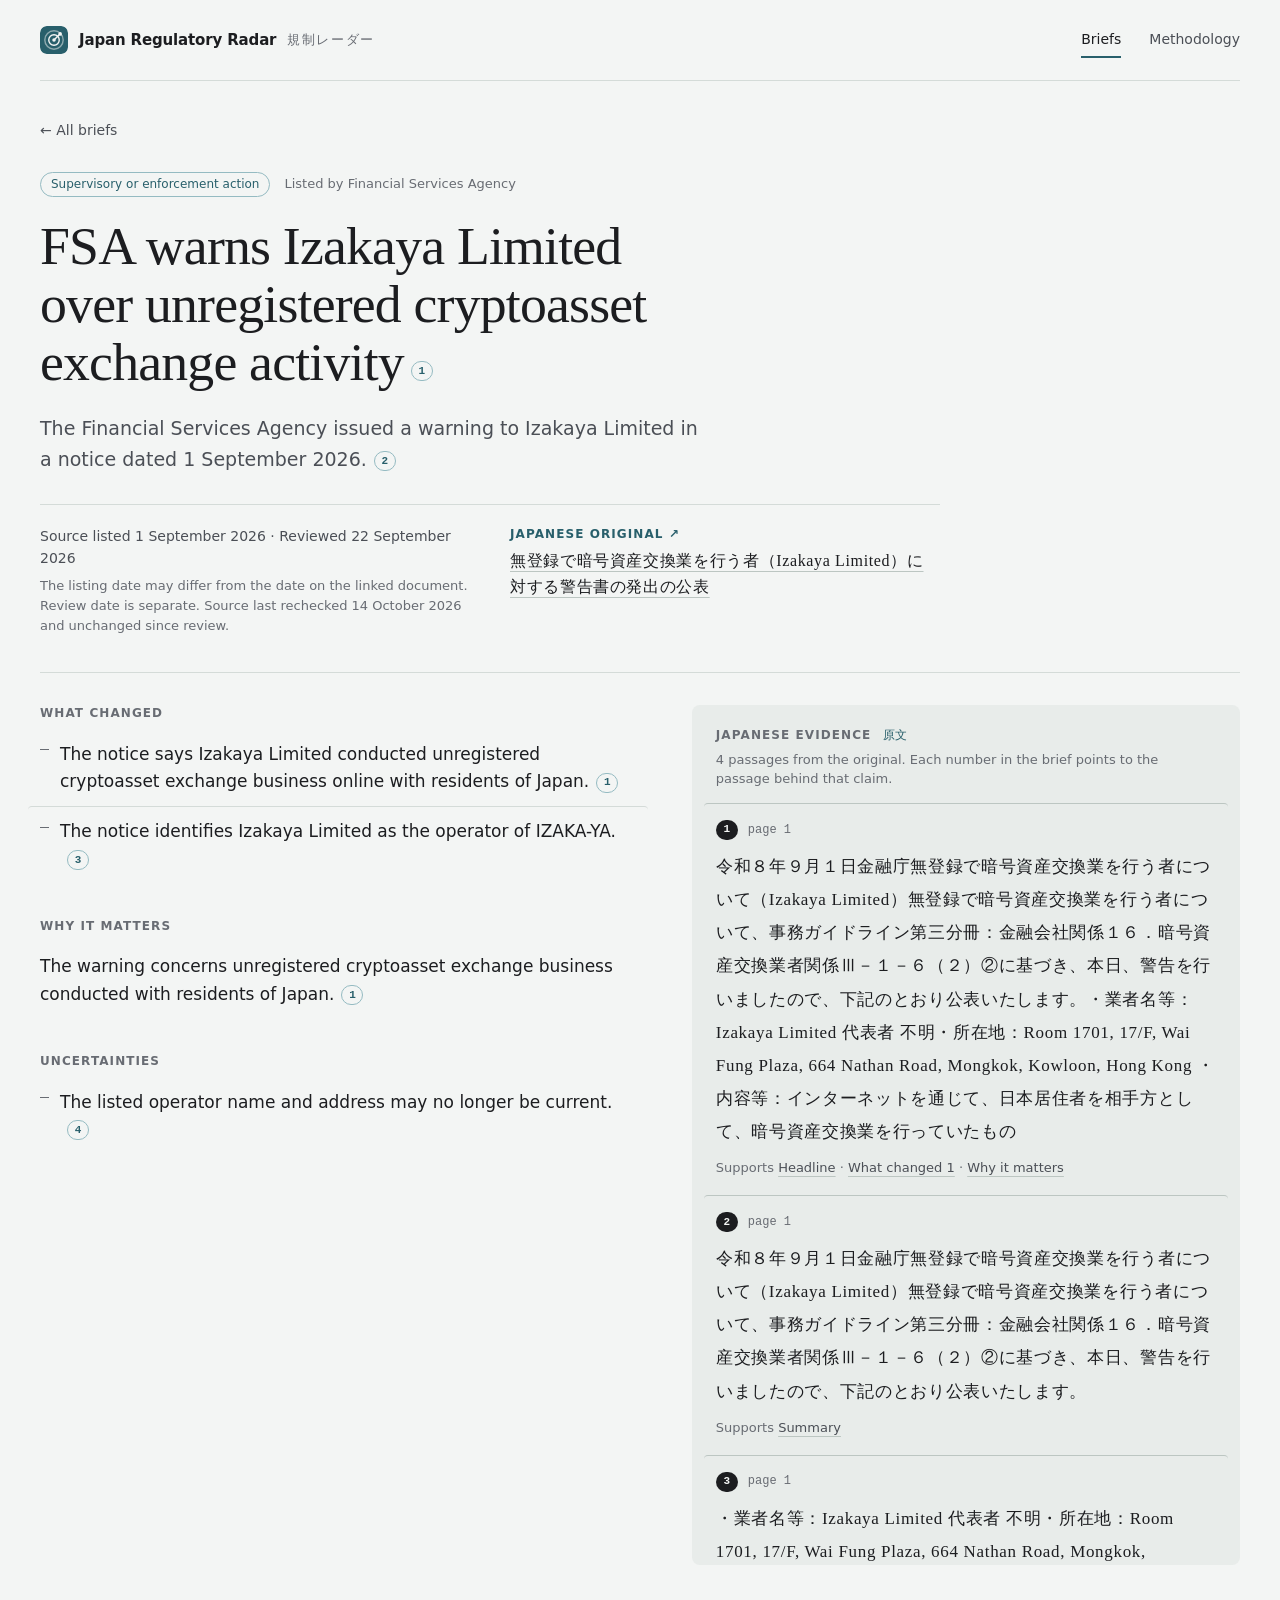
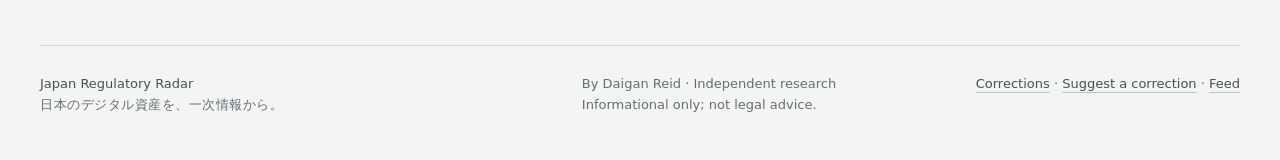
<file: briefs/2587db9b5eb50061c0d2.html>
<!doctype html>
<html lang="en">
<head>
<meta charset="utf-8"><meta name="viewport" content="width=device-width,initial-scale=1">
<meta name="description" content="The Financial Services Agency issued a warning to Izakaya Limited in a notice dated 1 September 2026.">
<link rel="canonical" href="https://daignrd.github.io/japan-regulatory-radar-site/briefs/2587db9b5eb50061c0d2.html">
<link rel="alternate" type="application/atom+xml" title="Japan Regulatory Radar briefs" href="../feed.xml">
<meta property="og:site_name" content="Japan Regulatory Radar">
<meta property="og:type" content="article">
<meta property="og:title" content="FSA warns Izakaya Limited over unregistered cryptoasset exchange activity">
<meta property="og:description" content="The Financial Services Agency issued a warning to Izakaya Limited in a notice dated 1 September 2026.">
<meta property="og:url" content="https://daignrd.github.io/japan-regulatory-radar-site/briefs/2587db9b5eb50061c0d2.html">
<meta property="og:image" content="https://daignrd.github.io/japan-regulatory-radar-site/assets/social-card.png">
<meta property="og:image:width" content="1200">
<meta property="og:image:height" content="630">
<meta property="og:image:alt" content="Japan Regulatory Radar: English briefs on Japanese digital-asset regulation, each claim beside its Japanese source.">
<meta name="twitter:card" content="summary_large_image">
<meta name="color-scheme" content="light dark">
<meta name="theme-color" content="#f3f5f4" media="(prefers-color-scheme: light)">
<meta name="theme-color" content="#111516" media="(prefers-color-scheme: dark)">
<title>FSA warns Izakaya Limited over unregistered cryptoasset exchange activity · Japan Regulatory Radar</title>
<link rel="icon" type="image/svg+xml" href="../assets/favicon.svg">
<link rel="stylesheet" href="../assets/site.css">
<script src="../assets/site.js" defer></script>
</head>
<body class="page-archive">
<a class="skip" href="#main">Skip to content</a>
<header class="masthead">
<a class="brand" href="../index.html"><img src="../assets/favicon.svg" width="28" height="28" alt=""><span class="brand-name">Japan Regulatory Radar</span><span class="brand-ja" lang="ja">規制レーダー</span></a>
<nav aria-label="Main navigation"><a href="../archive.html" aria-current="page">Briefs</a><a href="../methodology.html">Methodology</a></nav>
</header>
<main id="main">

<article class="brief">
<header class="brief-head">
<a class="back" href="../archive.html"><span aria-hidden="true">←</span> All briefs</a>
<p class="row-meta"><span class="status">Supervisory or enforcement action</span><span>Listed by Financial Services Agency</span></p>
<h1 class="brief-title claim" id="c-headline" data-passage="1">FSA warns Izakaya Limited over unregistered cryptoasset exchange activity<a class="mark" href="#p1" aria-label="Japanese passage 1">1</a></h1>
<p class="lede claim" id="c-summary" data-passage="2">The Financial Services Agency issued a warning to Izakaya Limited in a notice dated 1 September 2026.<a class="mark" href="#p2" aria-label="Japanese passage 2">2</a></p>
<div class="brief-facts">
<p class="dates">Source listed <time datetime="2026-09-01">1 September 2026</time> · Reviewed <time datetime="2026-09-22T10:53:03.373413+00:00">22 September 2026</time></p>
<p class="fine">The listing date may differ from the date on the linked document. Review date is separate. <span data-volatile="source-check">Source last rechecked <time datetime="2026-10-14">14 October 2026</time> and unchanged since review.</span></p>
<a class="source-link" href="https://www.fsa.go.jp/policy/virtual_currency02/izakaya_limited_keikokushiryo.pdf" rel="noreferrer"><span class="source-label">Japanese original ↗</span><span class="source-title" lang="ja">無登録で暗号資産交換業を行う者（Izakaya Limited）に対する警告書の発出の公表</span></a>
</div>
</header>

<div class="reading">
<div class="english">
<section><h2>What changed</h2><ul class="claims"><li class="claim" id="c-change-1" data-passage="1">The notice says Izakaya Limited conducted unregistered cryptoasset exchange business online with residents of Japan.<a class="mark" href="#p1" aria-label="Japanese passage 1">1</a></li><li class="claim" id="c-change-2" data-passage="3">The notice identifies Izakaya Limited as the operator of IZAKA-YA.<a class="mark" href="#p3" aria-label="Japanese passage 3">3</a></li></ul></section>
<section><h2>Why it matters</h2><p class="claim" id="c-significance" data-passage="1">The warning concerns unregistered cryptoasset exchange business conducted with residents of Japan.<a class="mark" href="#p1" aria-label="Japanese passage 1">1</a></p></section>
<section><h2>Uncertainties</h2><ul class="claims"><li class="claim" id="c-uncertainty-1" data-passage="4">The listed operator name and address may no longer be current.<a class="mark" href="#p4" aria-label="Japanese passage 4">4</a></li></ul></section>


</div>

<aside class="evidence" aria-labelledby="evidence-title">
<div class="evidence-head"><h2 id="evidence-title">Japanese evidence <span lang="ja">原文</span></h2><p>4 passages from the original. Each number in the brief points to the passage behind that claim.</p></div>
<ol class="passages">
<li class="passage" id="p1" data-passage="1" tabindex="-1">
<p class="passage-meta"><span class="passage-number">1</span><span class="locator">page 1</span></p>
<blockquote lang="ja" cite="https://www.fsa.go.jp/policy/virtual_currency02/izakaya_limited_keikokushiryo.pdf">令和８年９月１日金融庁無登録で暗号資産交換業を行う者について（Izakaya Limited）無登録で暗号資産交換業を行う者について、事務ガイドライン第三分冊：金融会社関係１６．暗号資産交換業者関係Ⅲ－１－６（２）②に基づき、本日、警告を行いましたので、下記のとおり公表いたします。・業者名等：Izakaya Limited 代表者 不明・所在地：Room 1701, 17/F, Wai Fung Plaza, 664 Nathan Road, Mongkok, Kowloon, Hong Kong ・内容等：インターネットを通じて、日本居住者を相手方として、暗号資産交換業を行っていたもの</blockquote>
<p class="supports">Supports <a href="#c-headline">Headline</a><span aria-hidden="true"> · </span><a href="#c-change-1">What changed 1</a><span aria-hidden="true"> · </span><a href="#c-significance">Why it matters</a></p>
</li>
<li class="passage" id="p2" data-passage="2" tabindex="-1">
<p class="passage-meta"><span class="passage-number">2</span><span class="locator">page 1</span></p>
<blockquote lang="ja" cite="https://www.fsa.go.jp/policy/virtual_currency02/izakaya_limited_keikokushiryo.pdf">令和８年９月１日金融庁無登録で暗号資産交換業を行う者について（Izakaya Limited）無登録で暗号資産交換業を行う者について、事務ガイドライン第三分冊：金融会社関係１６．暗号資産交換業者関係Ⅲ－１－６（２）②に基づき、本日、警告を行いましたので、下記のとおり公表いたします。</blockquote>
<p class="supports">Supports <a href="#c-summary">Summary</a></p>
</li>
<li class="passage" id="p3" data-passage="3" tabindex="-1">
<p class="passage-meta"><span class="passage-number">3</span><span class="locator">page 1</span></p>
<blockquote lang="ja" cite="https://www.fsa.go.jp/policy/virtual_currency02/izakaya_limited_keikokushiryo.pdf">・業者名等：Izakaya Limited 代表者 不明・所在地：Room 1701, 17/F, Wai Fung Plaza, 664 Nathan Road, Mongkok, Kowloon, Hong Kong ・内容等：インターネットを通じて、日本居住者を相手方として、暗号資産交換業を行っていたもの・備考：インターネット上で暗号資産取引を行っている「IZAKA-YA」を運営している。</blockquote>
<p class="supports">Supports <a href="#c-change-2">What changed 2</a></p>
</li>
<li class="passage" id="p4" data-passage="4" tabindex="-1">
<p class="passage-meta"><span class="passage-number">4</span><span class="locator">page 1</span></p>
<blockquote lang="ja" cite="https://www.fsa.go.jp/policy/virtual_currency02/izakaya_limited_keikokushiryo.pdf">※ 上記は、インターネット上の情報に基づいて記載しており、「業者名等」「所在地」は、現時点のものでない可能性があります。</blockquote>
<p class="supports">Supports <a href="#c-uncertainty-1">Uncertainty 1</a></p>
</li>
</ol>
</aside>
</div>
</article>
</main>
<footer class="colophon">
<p class="colophon-name">Japan Regulatory Radar <span lang="ja">日本のデジタル資産を、一次情報から。</span></p>
<p>By Daigan Reid · Independent research<br>Informational only; not legal advice.</p>
<p><a href="../corrections.html">Corrections</a> · <a href="https://github.com/daignrd/japan-regulatory-radar-site/issues/new" rel="noreferrer">Suggest a correction</a> · <a href="../feed.xml">Feed</a></p>
</footer>
</body></html>
</file>
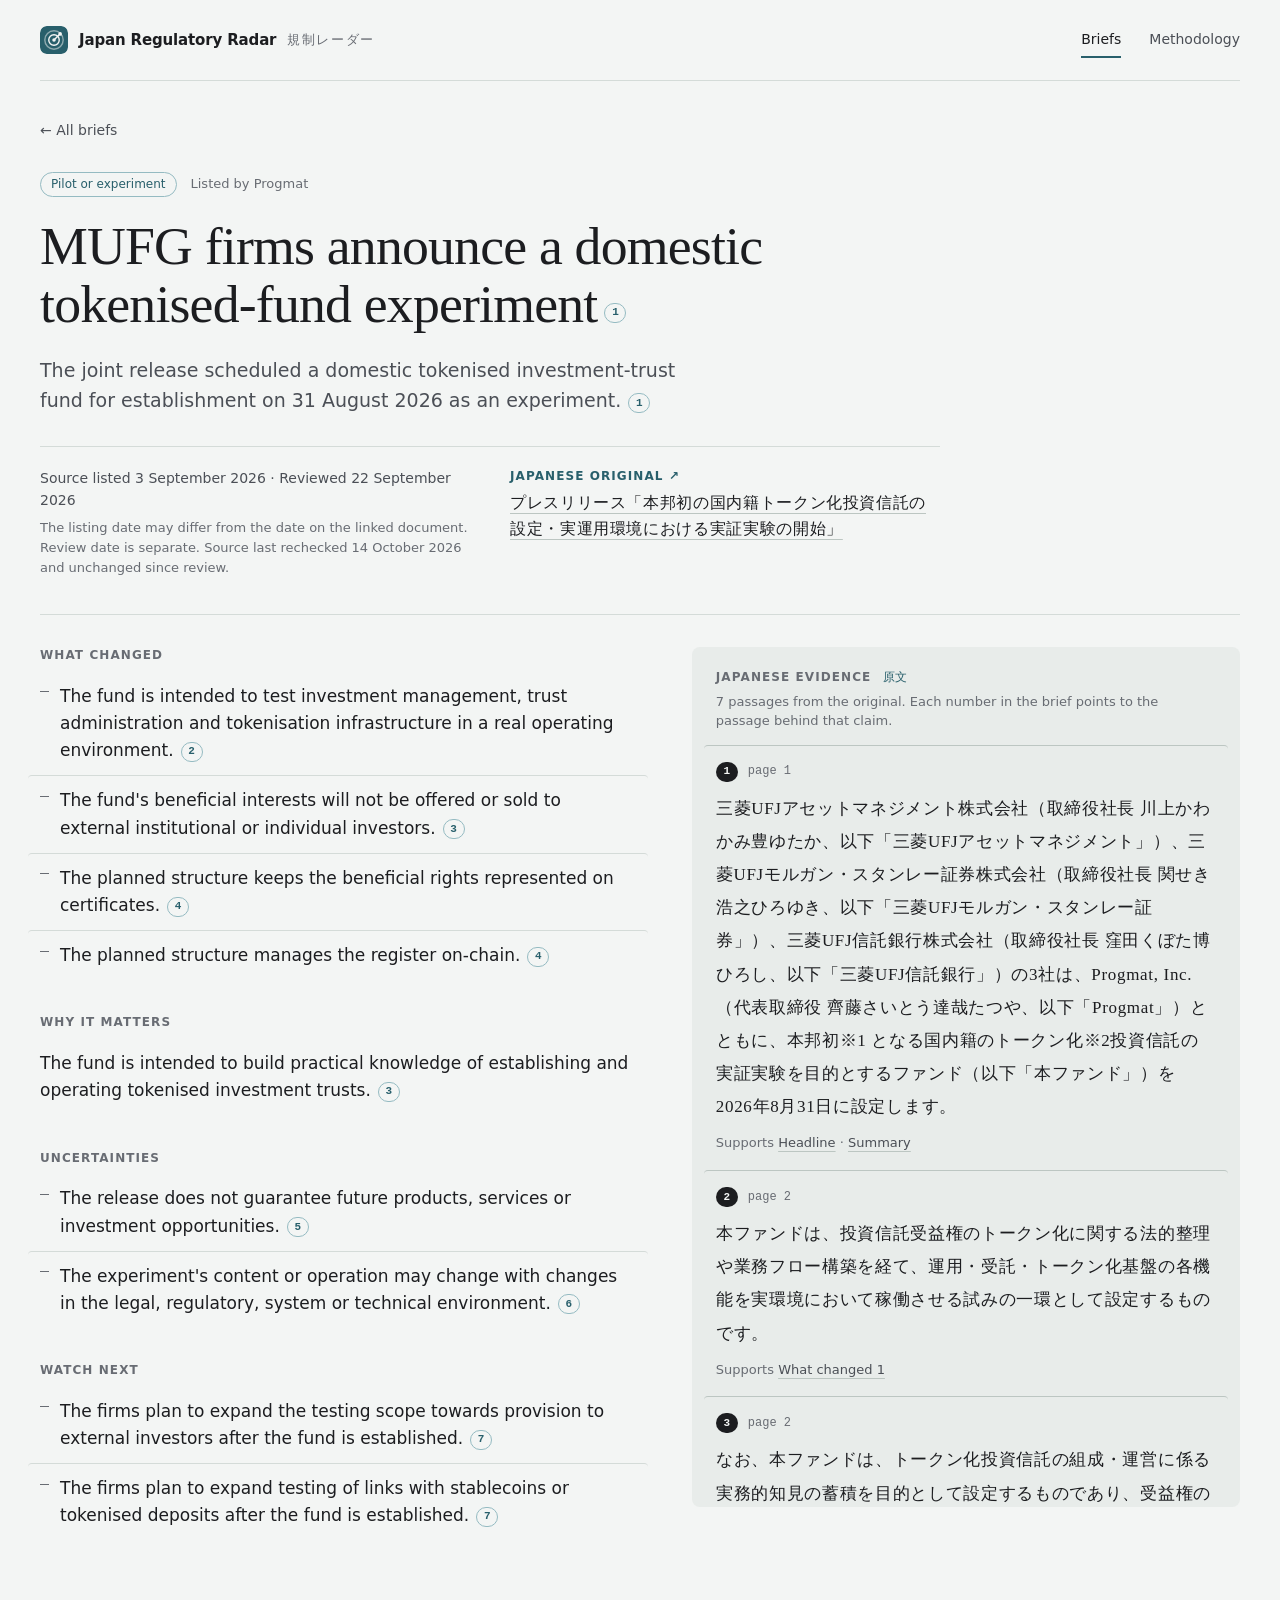
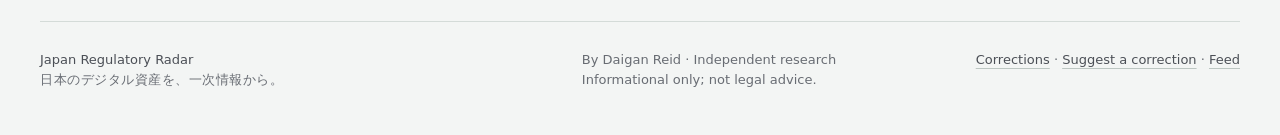
<file: briefs/4cf32882f47d763328ef.html>
<!doctype html>
<html lang="en">
<head>
<meta charset="utf-8"><meta name="viewport" content="width=device-width,initial-scale=1">
<meta name="description" content="The joint release scheduled a domestic tokenised investment-trust fund for establishment on 31 August 2026 as an experiment.">
<link rel="canonical" href="https://daignrd.github.io/japan-regulatory-radar-site/briefs/4cf32882f47d763328ef.html">
<link rel="alternate" type="application/atom+xml" title="Japan Regulatory Radar briefs" href="../feed.xml">
<meta property="og:site_name" content="Japan Regulatory Radar">
<meta property="og:type" content="article">
<meta property="og:title" content="MUFG firms announce a domestic tokenised-fund experiment">
<meta property="og:description" content="The joint release scheduled a domestic tokenised investment-trust fund for establishment on 31 August 2026 as an experiment.">
<meta property="og:url" content="https://daignrd.github.io/japan-regulatory-radar-site/briefs/4cf32882f47d763328ef.html">
<meta property="og:image" content="https://daignrd.github.io/japan-regulatory-radar-site/assets/social-card.png">
<meta property="og:image:width" content="1200">
<meta property="og:image:height" content="630">
<meta property="og:image:alt" content="Japan Regulatory Radar: English briefs on Japanese digital-asset regulation, each claim beside its Japanese source.">
<meta name="twitter:card" content="summary_large_image">
<meta name="color-scheme" content="light dark">
<meta name="theme-color" content="#f3f5f4" media="(prefers-color-scheme: light)">
<meta name="theme-color" content="#111516" media="(prefers-color-scheme: dark)">
<title>MUFG firms announce a domestic tokenised-fund experiment · Japan Regulatory Radar</title>
<link rel="icon" type="image/svg+xml" href="../assets/favicon.svg">
<link rel="stylesheet" href="../assets/site.css">
<script src="../assets/site.js" defer></script>
</head>
<body class="page-archive">
<a class="skip" href="#main">Skip to content</a>
<header class="masthead">
<a class="brand" href="../index.html"><img src="../assets/favicon.svg" width="28" height="28" alt=""><span class="brand-name">Japan Regulatory Radar</span><span class="brand-ja" lang="ja">規制レーダー</span></a>
<nav aria-label="Main navigation"><a href="../archive.html" aria-current="page">Briefs</a><a href="../methodology.html">Methodology</a></nav>
</header>
<main id="main">

<article class="brief">
<header class="brief-head">
<a class="back" href="../archive.html"><span aria-hidden="true">←</span> All briefs</a>
<p class="row-meta"><span class="status">Pilot or experiment</span><span>Listed by Progmat</span></p>
<h1 class="brief-title claim" id="c-headline" data-passage="1">MUFG firms announce a domestic tokenised-fund experiment<a class="mark" href="#p1" aria-label="Japanese passage 1">1</a></h1>
<p class="lede claim" id="c-summary" data-passage="1">The joint release scheduled a domestic tokenised investment-trust fund for establishment on 31 August 2026 as an experiment.<a class="mark" href="#p1" aria-label="Japanese passage 1">1</a></p>
<div class="brief-facts">
<p class="dates">Source listed <time datetime="2026-09-03">3 September 2026</time> · Reviewed <time datetime="2026-09-22T10:53:07.644778+00:00">22 September 2026</time></p>
<p class="fine">The listing date may differ from the date on the linked document. Review date is separate. <span data-volatile="source-check">Source last rechecked <time datetime="2026-10-14">14 October 2026</time> and unchanged since review.</span></p>
<a class="source-link" href="https://progmat.co.jp/wp-content/uploads/2026/08/20260828_%E3%83%97%E3%83%AC%E3%82%B9%E3%83%AA%E3%83%AA%E3%83%BC%E3%82%B9_%E3%80%8C%E6%9C%AC%E9%82%A6%E5%88%9D%E3%81%AE%E5%9B%BD%E5%86%85%E7%B1%8D%E3%83%88%E3%83%BC%E3%82%AF%E3%83%B3%E5%8C%96%E6%8A%95%E8%B3%87%E4%BF%A1%E8%A8%97%E3%81%AE%E8%A8%AD%E5%AE%9A%E3%83%BB%E5%AE%9F%E9%81%8B%E7%94%A8%E7%92%B0%E5%A2%83%E3%81%AB%E3%81%8A%E3%81%91%E3%82%8B%E5%AE%9F%E8%A8%BC%E5%AE%9F%E9%A8%93%E3%81%AE%E9%96%8B%E5%A7%8B%E3%80%8D.pdf" rel="noreferrer"><span class="source-label">Japanese original ↗</span><span class="source-title" lang="ja">プレスリリース「本邦初の国内籍トークン化投資信託の設定・実運用環境における実証実験の開始」</span></a>
</div>
</header>

<div class="reading">
<div class="english">
<section><h2>What changed</h2><ul class="claims"><li class="claim" id="c-change-1" data-passage="2">The fund is intended to test investment management, trust administration and tokenisation infrastructure in a real operating environment.<a class="mark" href="#p2" aria-label="Japanese passage 2">2</a></li><li class="claim" id="c-change-2" data-passage="3">The fund&#39;s beneficial interests will not be offered or sold to external institutional or individual investors.<a class="mark" href="#p3" aria-label="Japanese passage 3">3</a></li><li class="claim" id="c-change-3" data-passage="4">The planned structure keeps the beneficial rights represented on certificates.<a class="mark" href="#p4" aria-label="Japanese passage 4">4</a></li><li class="claim" id="c-change-4" data-passage="4">The planned structure manages the register on-chain.<a class="mark" href="#p4" aria-label="Japanese passage 4">4</a></li></ul></section>
<section><h2>Why it matters</h2><p class="claim" id="c-significance" data-passage="3">The fund is intended to build practical knowledge of establishing and operating tokenised investment trusts.<a class="mark" href="#p3" aria-label="Japanese passage 3">3</a></p></section>
<section><h2>Uncertainties</h2><ul class="claims"><li class="claim" id="c-uncertainty-1" data-passage="5">The release does not guarantee future products, services or investment opportunities.<a class="mark" href="#p5" aria-label="Japanese passage 5">5</a></li><li class="claim" id="c-uncertainty-2" data-passage="6">The experiment&#39;s content or operation may change with changes in the legal, regulatory, system or technical environment.<a class="mark" href="#p6" aria-label="Japanese passage 6">6</a></li></ul></section>

<section><h2>Watch next</h2><ul class="claims"><li class="claim" id="c-next-1" data-passage="7">The firms plan to expand the testing scope towards provision to external investors after the fund is established.<a class="mark" href="#p7" aria-label="Japanese passage 7">7</a></li><li class="claim" id="c-next-2" data-passage="7">The firms plan to expand testing of links with stablecoins or tokenised deposits after the fund is established.<a class="mark" href="#p7" aria-label="Japanese passage 7">7</a></li></ul></section>
</div>

<aside class="evidence" aria-labelledby="evidence-title">
<div class="evidence-head"><h2 id="evidence-title">Japanese evidence <span lang="ja">原文</span></h2><p>7 passages from the original. Each number in the brief points to the passage behind that claim.</p></div>
<ol class="passages">
<li class="passage" id="p1" data-passage="1" tabindex="-1">
<p class="passage-meta"><span class="passage-number">1</span><span class="locator">page 1</span></p>
<blockquote lang="ja" cite="https://progmat.co.jp/wp-content/uploads/2026/08/20260828_%E3%83%97%E3%83%AC%E3%82%B9%E3%83%AA%E3%83%AA%E3%83%BC%E3%82%B9_%E3%80%8C%E6%9C%AC%E9%82%A6%E5%88%9D%E3%81%AE%E5%9B%BD%E5%86%85%E7%B1%8D%E3%83%88%E3%83%BC%E3%82%AF%E3%83%B3%E5%8C%96%E6%8A%95%E8%B3%87%E4%BF%A1%E8%A8%97%E3%81%AE%E8%A8%AD%E5%AE%9A%E3%83%BB%E5%AE%9F%E9%81%8B%E7%94%A8%E7%92%B0%E5%A2%83%E3%81%AB%E3%81%8A%E3%81%91%E3%82%8B%E5%AE%9F%E8%A8%BC%E5%AE%9F%E9%A8%93%E3%81%AE%E9%96%8B%E5%A7%8B%E3%80%8D.pdf">三菱UFJアセットマネジメント株式会社（取締役社長 川上かわかみ豊ゆたか、以下「三菱UFJアセットマネジメント」）、三菱UFJモルガン・スタンレー証券株式会社（取締役社長 関せき浩之ひろゆき、以下「三菱UFJモルガン・スタンレー証券」）、三菱UFJ信託銀行株式会社（取締役社長 窪田くぼた博ひろし、以下「三菱UFJ信託銀行」）の3社は、Progmat, Inc.（代表取締役 齊藤さいとう達哉たつや、以下「Progmat」）とともに、本邦初※1 となる国内籍のトークン化※2投資信託の実証実験を目的とするファンド（以下「本ファンド」）を 2026年8月31日に設定します。</blockquote>
<p class="supports">Supports <a href="#c-headline">Headline</a><span aria-hidden="true"> · </span><a href="#c-summary">Summary</a></p>
</li>
<li class="passage" id="p2" data-passage="2" tabindex="-1">
<p class="passage-meta"><span class="passage-number">2</span><span class="locator">page 2</span></p>
<blockquote lang="ja" cite="https://progmat.co.jp/wp-content/uploads/2026/08/20260828_%E3%83%97%E3%83%AC%E3%82%B9%E3%83%AA%E3%83%AA%E3%83%BC%E3%82%B9_%E3%80%8C%E6%9C%AC%E9%82%A6%E5%88%9D%E3%81%AE%E5%9B%BD%E5%86%85%E7%B1%8D%E3%83%88%E3%83%BC%E3%82%AF%E3%83%B3%E5%8C%96%E6%8A%95%E8%B3%87%E4%BF%A1%E8%A8%97%E3%81%AE%E8%A8%AD%E5%AE%9A%E3%83%BB%E5%AE%9F%E9%81%8B%E7%94%A8%E7%92%B0%E5%A2%83%E3%81%AB%E3%81%8A%E3%81%91%E3%82%8B%E5%AE%9F%E8%A8%BC%E5%AE%9F%E9%A8%93%E3%81%AE%E9%96%8B%E5%A7%8B%E3%80%8D.pdf">本ファンドは、投資信託受益権のトークン化に関する法的整理や業務フロー構築を経て、運用・受託・トークン化基盤の各機能を実環境において稼働させる試みの一環として設定するものです。</blockquote>
<p class="supports">Supports <a href="#c-change-1">What changed 1</a></p>
</li>
<li class="passage" id="p3" data-passage="3" tabindex="-1">
<p class="passage-meta"><span class="passage-number">3</span><span class="locator">page 2</span></p>
<blockquote lang="ja" cite="https://progmat.co.jp/wp-content/uploads/2026/08/20260828_%E3%83%97%E3%83%AC%E3%82%B9%E3%83%AA%E3%83%AA%E3%83%BC%E3%82%B9_%E3%80%8C%E6%9C%AC%E9%82%A6%E5%88%9D%E3%81%AE%E5%9B%BD%E5%86%85%E7%B1%8D%E3%83%88%E3%83%BC%E3%82%AF%E3%83%B3%E5%8C%96%E6%8A%95%E8%B3%87%E4%BF%A1%E8%A8%97%E3%81%AE%E8%A8%AD%E5%AE%9A%E3%83%BB%E5%AE%9F%E9%81%8B%E7%94%A8%E7%92%B0%E5%A2%83%E3%81%AB%E3%81%8A%E3%81%91%E3%82%8B%E5%AE%9F%E8%A8%BC%E5%AE%9F%E9%A8%93%E3%81%AE%E9%96%8B%E5%A7%8B%E3%80%8D.pdf">なお、本ファンドは、トークン化投資信託の組成・運営に係る実務的知見の蓄積を目的として設定するものであり、受益権の外部投資家（機関投資家・個人投資家）への募集・販売は行いません。</blockquote>
<p class="supports">Supports <a href="#c-change-2">What changed 2</a><span aria-hidden="true"> · </span><a href="#c-significance">Why it matters</a></p>
</li>
<li class="passage" id="p4" data-passage="4" tabindex="-1">
<p class="passage-meta"><span class="passage-number">4</span><span class="locator">page 2</span></p>
<blockquote lang="ja" cite="https://progmat.co.jp/wp-content/uploads/2026/08/20260828_%E3%83%97%E3%83%AC%E3%82%B9%E3%83%AA%E3%83%AA%E3%83%BC%E3%82%B9_%E3%80%8C%E6%9C%AC%E9%82%A6%E5%88%9D%E3%81%AE%E5%9B%BD%E5%86%85%E7%B1%8D%E3%83%88%E3%83%BC%E3%82%AF%E3%83%B3%E5%8C%96%E6%8A%95%E8%B3%87%E4%BF%A1%E8%A8%97%E3%81%AE%E8%A8%AD%E5%AE%9A%E3%83%BB%E5%AE%9F%E9%81%8B%E7%94%A8%E7%92%B0%E5%A2%83%E3%81%AB%E3%81%8A%E3%81%91%E3%82%8B%E5%AE%9F%E8%A8%BC%E5%AE%9F%E9%A8%93%E3%81%AE%E9%96%8B%E5%A7%8B%E3%80%8D.pdf">※2 本件においては、投資信託受益権の権利は券面に表示したうえで、原簿管理をオンチェーンで実施する予定です。</blockquote>
<p class="supports">Supports <a href="#c-change-3">What changed 3</a><span aria-hidden="true"> · </span><a href="#c-change-4">What changed 4</a></p>
</li>
<li class="passage" id="p5" data-passage="5" tabindex="-1">
<p class="passage-meta"><span class="passage-number">5</span><span class="locator">page 2</span></p>
<blockquote lang="ja" cite="https://progmat.co.jp/wp-content/uploads/2026/08/20260828_%E3%83%97%E3%83%AC%E3%82%B9%E3%83%AA%E3%83%AA%E3%83%BC%E3%82%B9_%E3%80%8C%E6%9C%AC%E9%82%A6%E5%88%9D%E3%81%AE%E5%9B%BD%E5%86%85%E7%B1%8D%E3%83%88%E3%83%BC%E3%82%AF%E3%83%B3%E5%8C%96%E6%8A%95%E8%B3%87%E4%BF%A1%E8%A8%97%E3%81%AE%E8%A8%AD%E5%AE%9A%E3%83%BB%E5%AE%9F%E9%81%8B%E7%94%A8%E7%92%B0%E5%A2%83%E3%81%AB%E3%81%8A%E3%81%91%E3%82%8B%E5%AE%9F%E8%A8%BC%E5%AE%9F%E9%A8%93%E3%81%AE%E9%96%8B%E5%A7%8B%E3%80%8D.pdf">・本資料に掲載された内容は、将来における商品組成、サービス提供または投資機会の提供を約束または保証するものではありません。</blockquote>
<p class="supports">Supports <a href="#c-uncertainty-1">Uncertainty 1</a></p>
</li>
<li class="passage" id="p6" data-passage="6" tabindex="-1">
<p class="passage-meta"><span class="passage-number">6</span><span class="locator">page 3</span></p>
<blockquote lang="ja" cite="https://progmat.co.jp/wp-content/uploads/2026/08/20260828_%E3%83%97%E3%83%AC%E3%82%B9%E3%83%AA%E3%83%AA%E3%83%BC%E3%82%B9_%E3%80%8C%E6%9C%AC%E9%82%A6%E5%88%9D%E3%81%AE%E5%9B%BD%E5%86%85%E7%B1%8D%E3%83%88%E3%83%BC%E3%82%AF%E3%83%B3%E5%8C%96%E6%8A%95%E8%B3%87%E4%BF%A1%E8%A8%97%E3%81%AE%E8%A8%AD%E5%AE%9A%E3%83%BB%E5%AE%9F%E9%81%8B%E7%94%A8%E7%92%B0%E5%A2%83%E3%81%AB%E3%81%8A%E3%81%91%E3%82%8B%E5%AE%9F%E8%A8%BC%E5%AE%9F%E9%A8%93%E3%81%AE%E9%96%8B%E5%A7%8B%E3%80%8D.pdf">・また、トークン化投資信託に関する研究開発及び実証実験を目的とするものであり、法制度、規制環境、システム環境又は技術仕様等の変更により、その内容又は運営方法が変更される場合があります。</blockquote>
<p class="supports">Supports <a href="#c-uncertainty-2">Uncertainty 2</a></p>
</li>
<li class="passage" id="p7" data-passage="7" tabindex="-1">
<p class="passage-meta"><span class="passage-number">7</span><span class="locator">page 2</span></p>
<blockquote lang="ja" cite="https://progmat.co.jp/wp-content/uploads/2026/08/20260828_%E3%83%97%E3%83%AC%E3%82%B9%E3%83%AA%E3%83%AA%E3%83%BC%E3%82%B9_%E3%80%8C%E6%9C%AC%E9%82%A6%E5%88%9D%E3%81%AE%E5%9B%BD%E5%86%85%E7%B1%8D%E3%83%88%E3%83%BC%E3%82%AF%E3%83%B3%E5%8C%96%E6%8A%95%E8%B3%87%E4%BF%A1%E8%A8%97%E3%81%AE%E8%A8%AD%E5%AE%9A%E3%83%BB%E5%AE%9F%E9%81%8B%E7%94%A8%E7%92%B0%E5%A2%83%E3%81%AB%E3%81%8A%E3%81%91%E3%82%8B%E5%AE%9F%E8%A8%BC%E5%AE%9F%E9%A8%93%E3%81%AE%E9%96%8B%E5%A7%8B%E3%80%8D.pdf">本ファンドの設定以降も、「外部投資家向けの提供拡大」や、「ステーブルコインやトークン化預金などとのシームレスな連携を通じたオンチェーン金融サービスの高度化」の段階的な検証範囲拡張を進めていきます。</blockquote>
<p class="supports">Supports <a href="#c-next-1">Watch next 1</a><span aria-hidden="true"> · </span><a href="#c-next-2">Watch next 2</a></p>
</li>
</ol>
</aside>
</div>
</article>
</main>
<footer class="colophon">
<p class="colophon-name">Japan Regulatory Radar <span lang="ja">日本のデジタル資産を、一次情報から。</span></p>
<p>By Daigan Reid · Independent research<br>Informational only; not legal advice.</p>
<p><a href="../corrections.html">Corrections</a> · <a href="https://github.com/daignrd/japan-regulatory-radar-site/issues/new" rel="noreferrer">Suggest a correction</a> · <a href="../feed.xml">Feed</a></p>
</footer>
</body></html>
</file>
<file: assets/site.css>
/* Japan Regulatory Radar, public reading site.
   Paper, ink and one deep teal accent for everything that links a claim to its source. */
:root {
  --paper: #f3f5f4;
  --paper-2: #e8ecea;
  --card: #f9fbfa;
  --ink: #1c1d20;
  --ink-2: #4b4f56;
  --ink-3: #686c73;
  --rule: #d4dbd8;
  --rule-2: #bcc6c2;
  --accent: #285f6b;
  --accent-wash: #dce9eb;
  --accent-line: #95bbc2;
  --shadow: 0 1px 0 rgba(28, 29, 32, 0.04), 0 24px 48px -28px rgba(28, 29, 32, 0.28);
  --serif: "Iowan Old Style", "Charter", "Sitka Text", Cambria, Georgia, serif;
  --sans: -apple-system, BlinkMacSystemFont, "Segoe UI", system-ui, "Hiragino Sans", "Yu Gothic UI", sans-serif;
  --mincho: "Hiragino Mincho ProN", "Yu Mincho", YuMincho, "Noto Serif JP", "BIZ UDPMincho", serif;
  --mono: ui-monospace, "SF Mono", Menlo, Consolas, monospace;
  --ease: cubic-bezier(0.23, 1, 0.32, 1);
  color-scheme: light dark;
}
@media (prefers-color-scheme: dark) {
  :root {
    --paper: #111516;
    --paper-2: #181d1e;
    --card: #1c2223;
    --ink: #ecebe6;
    --ink-2: #bebcb5;
    --ink-3: #9a988f;
    --rule: #2a3133;
    --rule-2: #40494b;
    --accent: #86c5d1;
    --accent-wash: #18292d;
    --accent-line: #2f5962;
    --shadow: 0 24px 48px -28px rgba(0, 0, 0, 0.7);
  }
}

* { box-sizing: border-box; }
html { scroll-behavior: smooth; -webkit-text-size-adjust: 100%; }
body {
  margin: 0;
  background: var(--paper);
  color: var(--ink);
  font: 400 16px/1.6 var(--sans);
  -webkit-font-smoothing: antialiased;
}
h1, h2, h3, p, ol, ul, blockquote, figure { margin: 0; }
ol, ul { padding: 0; list-style: none; }
a { color: inherit; text-decoration-color: var(--rule-2); text-underline-offset: 4px; }
a:hover { text-decoration-color: var(--accent); }
:focus-visible { outline: 2px solid var(--accent); outline-offset: 3px; border-radius: 2px; }
::selection { background: var(--accent); color: var(--paper); }
:lang(ja) { font-family: var(--mincho); letter-spacing: 0.04em; line-break: strict; }
time { font-variant-numeric: tabular-nums; }

.masthead, main, .colophon {
  width: min(100% - 80px, 1200px);
  margin-inline: auto;
}

/* Masthead */
.masthead {
  display: flex;
  align-items: center;
  justify-content: space-between;
  gap: 24px;
  padding: 22px 0;
  border-bottom: 1px solid var(--rule);
}
.brand {
  display: inline-flex;
  align-items: center;
  gap: 11px;
  text-decoration: none;
  line-height: 1.2;
}
.brand img { border-radius: 7px; }
.brand-name { font-size: 15px; font-weight: 600; letter-spacing: -0.01em; }
.brand-ja { font-size: 13px; color: var(--ink-3); letter-spacing: 0.12em; }
.masthead nav { display: flex; gap: 28px; font-size: 14px; }
.masthead nav a { color: var(--ink-2); text-decoration: none; padding: 6px 0; border-bottom: 2px solid transparent; }
.masthead nav a:hover { color: var(--ink); }
.masthead nav a[aria-current="page"] { color: var(--ink); border-bottom-color: var(--accent); }

/* Shared type */
.kicker {
  font-size: 12px;
  font-weight: 600;
  letter-spacing: 0.09em;
  text-transform: uppercase;
  color: var(--ink-3);
}
.kicker::before {
  content: "";
  display: inline-block;
  margin-right: 10px;
  vertical-align: 1px;
  width: 7px;
  height: 7px;
  border-radius: 50%;
  background: var(--accent);
}
.kicker [lang="ja"] { margin-left: 6px; text-transform: none; font-weight: 400; letter-spacing: 0.12em; }
h1, h2 { font-family: var(--serif); font-weight: 400; letter-spacing: -0.015em; }
h1 { font-size: clamp(40px, 5.2vw, 70px); line-height: 1.04; text-wrap: balance; }
h1 em { font-style: italic; color: var(--accent); }
h2 { font-size: clamp(26px, 2.6vw, 32px); line-height: 1.15; }
h3 { font-size: 18px; line-height: 1.35; font-weight: 600; letter-spacing: -0.01em; }
.lede { font-size: 19px; line-height: 1.6; color: var(--ink-2); max-width: 36em; text-wrap: pretty; }
.fine { font-size: 13px; line-height: 1.55; color: var(--ink-3); }
.text-link { font-size: 15px; font-weight: 500; color: var(--ink); text-decoration-color: var(--accent-line); }
.button {
  display: inline-flex;
  align-items: center;
  min-height: 44px;
  padding: 0 20px;
  border-radius: 999px;
  background: var(--ink);
  color: var(--paper);
  font-size: 15px;
  font-weight: 500;
  text-decoration: none;
  transition: transform 0.16s var(--ease), background-color 0.2s;
}
.button:hover { background: var(--accent); }
.button:active { transform: scale(0.97); }
.button.secondary { background: transparent; color: var(--ink); box-shadow: inset 0 0 0 1px var(--rule-2); }
.button.secondary:hover { box-shadow: inset 0 0 0 1px var(--accent); }

.section-head {
  display: flex;
  align-items: baseline;
  justify-content: space-between;
  gap: 24px;
  margin-bottom: 8px;
}

/* Homepage */
.hero {
  display: grid;
  grid-template-columns: minmax(0, 1.15fr) minmax(0, 1fr);
  gap: 72px;
  align-items: center;
  padding: 80px 0 88px;
}
.hero h1 { margin: 22px 0 24px; }
.actions { display: flex; flex-wrap: wrap; align-items: center; gap: 14px 28px; margin-top: 32px; }

.slip {
  position: relative;
  padding: 26px 28px 24px;
  background: var(--card);
  border: 1px solid var(--rule);
  border-radius: 6px;
  box-shadow: var(--shadow);
}
.slip::before {
  content: "";
  position: absolute;
  top: -1px;
  left: 28px;
  width: 44px;
  height: 3px;
  background: var(--accent);
}
.slip-head {
  display: flex;
  justify-content: space-between;
  gap: 16px;
  font-size: 12px;
  font-weight: 600;
  letter-spacing: 0.09em;
  text-transform: uppercase;
  color: var(--ink-3);
}
.locator {
  font: 500 12px/1.4 var(--mono);
  letter-spacing: 0;
  text-transform: none;
  color: var(--ink-3);
}
.slip-en { margin-top: 18px; font: 400 23px/1.35 var(--serif); letter-spacing: -0.01em; }
.slip-rule {
  display: flex;
  align-items: center;
  gap: 12px;
  margin: 22px 0 16px;
  font-size: 12px;
  color: var(--accent);
}
.slip-rule::after { content: ""; flex: 1; height: 1px; background: var(--rule); }
.slip-ja { font-size: 20px; line-height: 1.85; }
.slip-link {
  display: block;
  margin-top: 22px;
  padding-top: 16px;
  border-top: 1px solid var(--rule);
  font-size: 14px;
  color: var(--ink-2);
  text-decoration: none;
}
.slip-link:hover { color: var(--ink); }

.latest, .standard, .sources { padding: 40px 0 56px; border-top: 1px solid var(--rule); }

.brief-rows { margin-bottom: 8px; }
.brief-row {
  display: grid;
  grid-template-columns: 250px minmax(0, 1fr);
  gap: 12px 48px;
  padding: 28px 0;
  border-top: 1px solid var(--rule);
}
.latest .brief-row:first-child, .page-archive .brief-row:first-child { border-top: 0; }
.row-meta {
  display: flex;
  flex-direction: column;
  align-items: flex-start;
  gap: 6px;
  font-size: 13px;
  color: var(--ink-3);
}
.status {
  display: inline-block;
  padding: 2px 10px;
  border: 1px solid var(--accent-line);
  border-radius: 999px;
  color: var(--accent);
  font-size: 12px;
  font-weight: 500;
}
.row-body h2, .row-body h3 { font: 400 clamp(23px, 2.2vw, 28px)/1.2 var(--serif); letter-spacing: -0.01em; }
.row-body h2 a, .row-body h3 a { text-decoration: none; }
.row-body h2 a:hover, .row-body h3 a:hover { text-decoration: underline; text-decoration-color: var(--accent); }
.row-body > p { margin-top: 10px; max-width: 46em; color: var(--ink-2); }
.row-body > .row-count { margin-top: 12px; font: 500 12px/1.4 var(--mono); color: var(--ink-3); }

.standard ol { display: grid; grid-template-columns: repeat(3, minmax(0, 1fr)); gap: 40px; margin-top: 28px; }
.standard .step { display: block; font: 500 12px/1 var(--mono); color: var(--accent); margin-bottom: 14px; }
.standard h3 { font: 400 22px/1.25 var(--serif); letter-spacing: -0.01em; }
.standard p { margin-top: 10px; font-size: 15px; color: var(--ink-2); }

.sources ul { display: grid; grid-template-columns: repeat(3, minmax(0, 1fr)); gap: 24px; margin: 24px 0 20px; }
.sources a {
  display: flex;
  flex-direction: column;
  gap: 4px;
  height: 100%;
  padding: 20px 22px;
  border: 1px solid var(--rule);
  border-radius: 6px;
  text-decoration: none;
  transition: border-color 0.2s;
}
.sources a:hover { border-color: var(--accent-line); }
.source-ja { font: 400 22px/1.3 var(--serif); }
.source-ja:lang(ja) { font-family: var(--mincho); }
.source-en { font-size: 14px; font-weight: 500; }
.source-note { font-size: 13px; color: var(--ink-3); }
.empty-note { margin-top: 18px; max-width: 40em; color: var(--ink-2); }

/* Archive, methodology, retired */
.page-head { padding: 64px 0 40px; max-width: 900px; }
.page-head h1 { margin: 20px 0 18px; }
.page-head .text-link { display: inline-block; margin-top: 24px; }
.page-head .lede + p { margin-top: 14px; color: var(--ink-2); }
.page-archive .brief-rows { border-top: 1px solid var(--rule); margin-bottom: 72px; }
.corrections { padding-bottom: 80px; border-top: 1px solid var(--rule); max-width: 900px; }
.corrections > p { padding-top: 24px; color: var(--ink-2); }
.correction-log { list-style: none; margin: 0; padding: 0; }
.correction-log li { display: grid; grid-template-columns: 250px minmax(0, 1fr); gap: 12px 48px; padding: 24px 0; border-bottom: 1px solid var(--rule); }
.correction-log li > p { margin: 0; }
.correction { grid-column: 1; margin: 0; font-size: 14px; line-height: 1.55; color: var(--ink-2); border-left: 2px solid var(--accent-line); padding-left: 12px; }
@media (max-width: 720px) { .correction-log li { grid-template-columns: 1fr; } }
.empty {
  margin: 0 0 80px;
  padding: 48px;
  border: 1px solid var(--rule);
  border-radius: 6px;
  background: var(--card);
}
.empty h2 { margin: 16px 0 14px; }
.empty p:not(.kicker) { max-width: 40em; color: var(--ink-2); margin-bottom: 14px; }
.empty .button { margin-top: 10px; }

/* Brief page */
.brief-head { padding: 36px 0 36px; max-width: 900px; }
.back { display: inline-block; margin-bottom: 30px; font-size: 14px; color: var(--ink-2); text-decoration: none; }
.back:hover { color: var(--ink); }
.brief-head .row-meta { flex-direction: row; flex-wrap: wrap; align-items: center; gap: 10px 14px; }
.brief-title { margin: 18px 0 18px; font-size: clamp(34px, 4.2vw, 54px); line-height: 1.08; }
.brief-facts {
  display: grid;
  grid-template-columns: minmax(0, 1fr) minmax(0, 1fr);
  gap: 6px 40px;
  margin-top: 28px;
  padding-top: 20px;
  border-top: 1px solid var(--rule);
  font-size: 14px;
  color: var(--ink-2);
}
.brief-facts .fine { grid-column: 1; }
.source-link { grid-column: 2; grid-row: 1 / span 2; display: flex; flex-direction: column; gap: 4px; text-decoration: none; }
.source-label { font-size: 12px; font-weight: 600; letter-spacing: 0.09em; text-transform: uppercase; color: var(--accent); }
.source-title { font-size: 16px; line-height: 1.6; color: var(--ink); text-decoration: underline; text-decoration-color: var(--rule-2); text-underline-offset: 5px; }
.source-link:hover .source-title { text-decoration-color: var(--accent); }

.reading {
  display: grid;
  grid-template-columns: minmax(0, 1fr) minmax(0, 0.92fr);
  gap: 56px;
  align-items: start;
  padding-top: 32px;
  margin-bottom: 80px;
  border-top: 1px solid var(--rule);
}
.english section + section { margin-top: 34px; }
.english h2, .evidence-head h2 {
  font: 600 12px/1.4 var(--sans);
  letter-spacing: 0.09em;
  text-transform: uppercase;
  color: var(--ink-3);
}
.english h2 { margin-bottom: 8px; }
.claim { transition: background-color 0.25s var(--ease), box-shadow 0.25s var(--ease); border-radius: 4px; }
.claims li {
  position: relative;
  margin: 0 -12px;
  padding: 11px 12px 11px 32px;
  font-size: 17px;
  line-height: 1.6;
}
.claims li::before {
  content: "";
  position: absolute;
  left: 12px;
  top: 1.15em;
  width: 9px;
  height: 1px;
  background: var(--ink-3);
}
.claims li + li { border-top: 1px solid var(--rule); }
.english p.claim { margin: 0 -12px; padding: 11px 12px; font-size: 17px; line-height: 1.6; }
.claim[data-active] { background: var(--accent-wash); }
.claims li[data-active] + li, .claims li[data-active] { border-top-color: transparent; }
.lede.claim, .brief-title.claim { margin-inline: -10px; padding: 2px 10px; }

.mark {
  display: inline-flex;
  align-items: center;
  justify-content: center;
  min-width: 22px;
  height: 20px;
  margin-left: 7px;
  padding: 0 5px;
  border: 1px solid var(--accent-line);
  border-radius: 999px;
  color: var(--accent);
  font: 600 11px/1 var(--mono);
  letter-spacing: 0;
  text-decoration: none;
  vertical-align: 0.18em;
  transition: background-color 0.2s, color 0.2s, border-color 0.2s;
}
.brief-title .mark { vertical-align: 0.6em; }
.mark:hover, .claim[data-active] .mark { background: var(--accent); border-color: var(--accent); color: var(--paper); }

.evidence {
  position: sticky;
  top: 20px;
  max-height: calc(100vh - 40px);
  overflow: auto;
  overscroll-behavior: contain;
  scrollbar-width: thin;
  scrollbar-color: var(--rule-2) transparent;
  padding: 22px 24px 8px;
  background: var(--paper-2);
  border-radius: 8px;
}
.evidence-head { padding-bottom: 14px; }
.evidence-head h2 [lang="ja"] { margin-left: 6px; text-transform: none; font-weight: 400; color: var(--accent); }
.evidence-head p { margin-top: 6px; font-size: 13px; line-height: 1.5; color: var(--ink-3); }
.passage {
  margin: 0 -12px;
  padding: 16px 12px 16px;
  border-top: 1px solid var(--rule-2);
  border-radius: 4px;
  scroll-margin: 16px;
  transition: background-color 0.25s var(--ease), box-shadow 0.25s var(--ease);
}
.passage:focus { outline: none; }
.passage[data-active], .evidence:not([data-enhanced]) .passage:target { background: var(--card); box-shadow: inset 3px 0 0 var(--accent), var(--shadow); border-top-color: transparent; }
.passage[data-active] + .passage, .evidence:not([data-enhanced]) .passage:target + .passage { border-top-color: transparent; }
.passage-meta { display: flex; align-items: center; gap: 10px; }
.passage-number {
  display: inline-flex;
  align-items: center;
  justify-content: center;
  min-width: 22px;
  height: 20px;
  padding: 0 5px;
  border-radius: 999px;
  background: var(--ink);
  color: var(--paper);
  font: 600 11px/1 var(--mono);
  transition: background-color 0.2s;
}
.passage[data-active] .passage-number, .evidence:not([data-enhanced]) .passage:target .passage-number { background: var(--accent); }
.passage blockquote { margin-top: 10px; font-size: 17px; line-height: 1.95; color: var(--ink); overflow-wrap: anywhere; }
.supports { margin-top: 10px; font-size: 13px; color: var(--ink-3); }
.supports a { color: var(--ink-2); }

/* Methodology */
.method-layout { display: grid; grid-template-columns: 220px minmax(0, 1fr); gap: 64px; padding-bottom: 80px; }
.method-nav { position: sticky; top: 24px; align-self: start; padding-top: 22px; border-top: 1px solid var(--rule); }
.method-nav nav { display: grid; gap: 12px; margin-top: 16px; font-size: 14px; }
.method-nav a { color: var(--ink-2); text-decoration: none; }
.method-nav a:hover { color: var(--ink); }
.method-nav span { font: 500 12px var(--mono); color: var(--accent); margin-right: 6px; }
.prose { max-width: 680px; }
.prose section { padding: 22px 0 34px; border-top: 1px solid var(--rule); scroll-margin-top: 20px; }
.prose h2 { margin: 14px 0 16px; }
.prose p:not(.kicker) { font-size: 17px; line-height: 1.7; color: var(--ink-2); }
.prose p + p { margin-top: 14px; }
.prose a { color: var(--ink); text-decoration-color: var(--accent-line); }

/* Colophon */
.colophon {
  display: grid;
  grid-template-columns: minmax(0, 1.4fr) minmax(0, 1fr) auto;
  gap: 24px;
  padding: 28px 0 44px;
  border-top: 1px solid var(--rule);
  font-size: 13px;
  line-height: 1.6;
  color: var(--ink-3);
}
.colophon-name { color: var(--ink-2); font-weight: 500; }
.colophon-name span { display: block; font-weight: 400; color: var(--ink-3); }
.colophon a { color: var(--ink-2); }

.skip { position: absolute; left: -9999px; }
.skip:focus { left: 16px; top: 16px; z-index: 5; padding: 10px 14px; background: var(--ink); color: var(--paper); }

@media (max-width: 1000px) {
  .hero { grid-template-columns: 1fr; gap: 48px; padding: 56px 0 64px; }
  .slip { max-width: 560px; }
  .reading { grid-template-columns: 1fr; gap: 40px; }
  .evidence { position: static; max-height: none; overflow: visible; }
  .brief-row { grid-template-columns: 190px minmax(0, 1fr); gap: 10px 32px; }
}
@media (max-width: 760px) {
  .masthead, main, .colophon { width: min(100% - 40px, 1200px); }
  .masthead { flex-wrap: wrap; gap: 12px 20px; padding: 18px 0; }
  .brand-ja { display: none; }
  .masthead nav { gap: 22px; }
  .hero { padding: 40px 0 52px; }
  .lede { font-size: 17px; }
  .slip { padding: 22px 20px 20px; }
  .slip::before { left: 20px; }
  .slip-en { font-size: 20px; }
  .slip-ja { font-size: 18px; }
  .brief-row { grid-template-columns: 1fr; padding: 24px 0; }
  .row-meta { flex-direction: row; flex-wrap: wrap; align-items: center; gap: 6px 14px; }
  .standard ol, .sources ul { grid-template-columns: 1fr; gap: 28px; }
  .sources ul { gap: 12px; }
  .page-head { padding: 44px 0 28px; }
  .brief-head { padding-top: 24px; }
  .brief-facts { grid-template-columns: 1fr; }
  .brief-facts .fine, .source-link { grid-column: 1; grid-row: auto; }
  .source-link { margin-top: 14px; }
  .evidence { padding: 20px 16px 4px; margin-inline: -8px; }
  .claims li, .english p.claim { font-size: 16px; }
  .passage blockquote { font-size: 16px; }
  .method-layout { grid-template-columns: 1fr; gap: 24px; }
  .method-nav { position: static; }
  .colophon { grid-template-columns: 1fr; gap: 10px; }
  .empty { padding: 32px 22px; }
}
@media (prefers-reduced-motion: reduce) {
  html { scroll-behavior: auto; }
  *, *::before, *::after { transition: none !important; }
}
</file>
